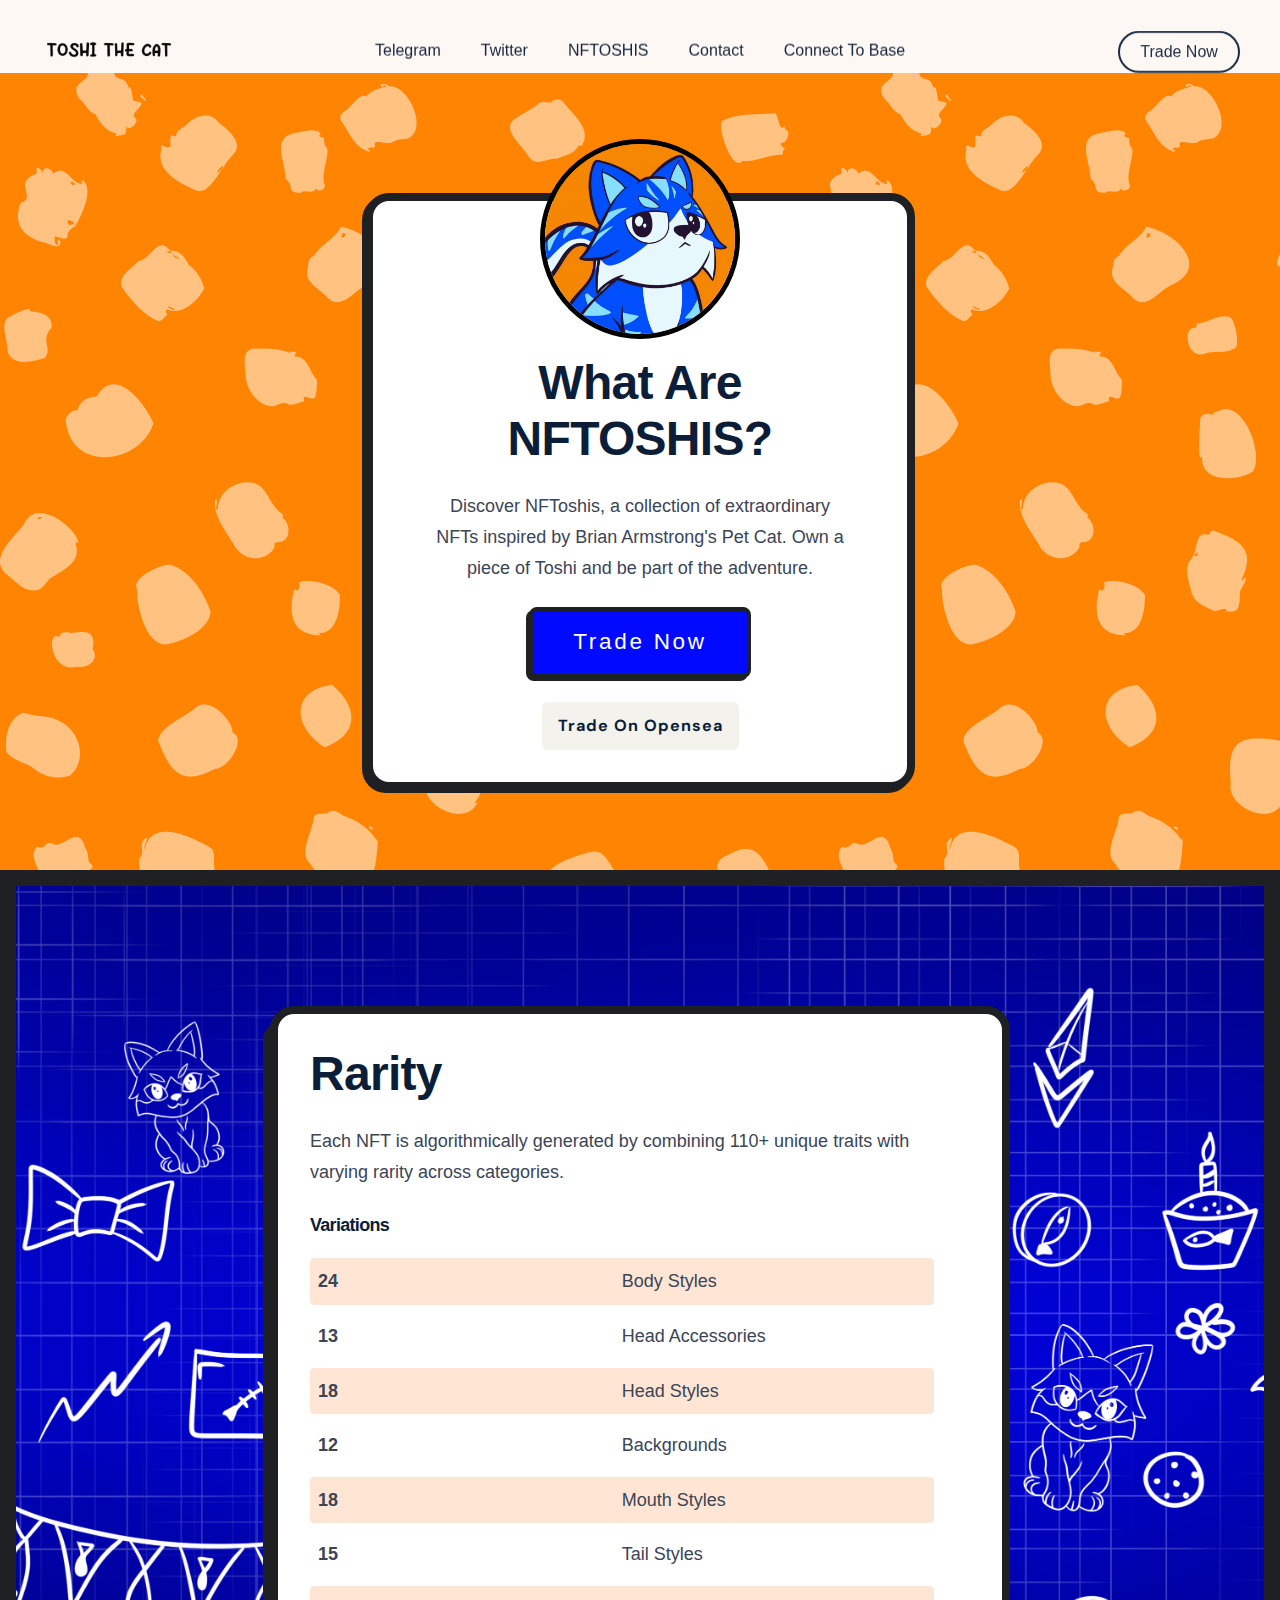
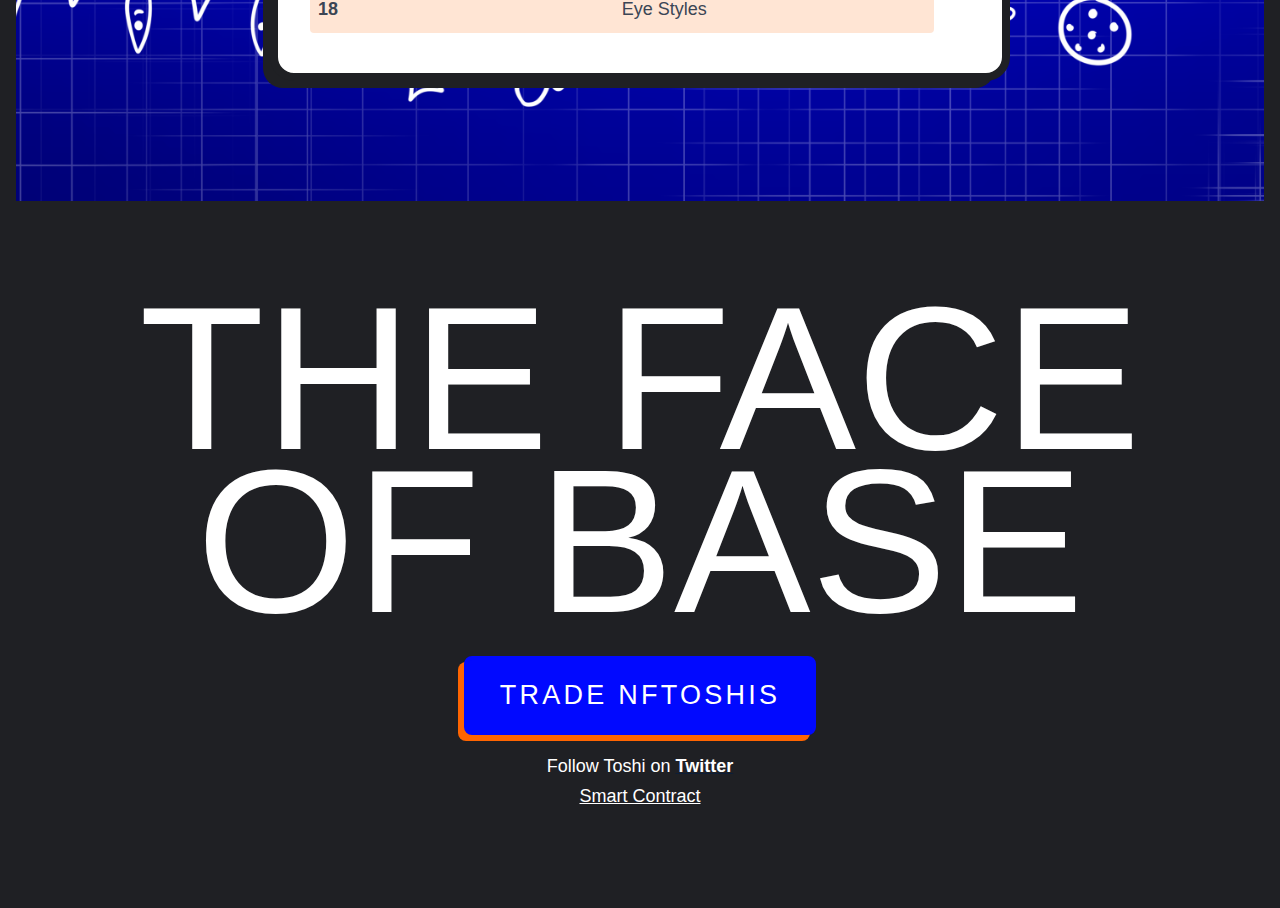
<file: nftoshis.html>
<!DOCTYPE html><!-- This site was created in Webflow. https://www.webflow.com --><!-- Last Published: Thu Sep 28 2023 00:16:23 GMT+0000 (Coordinated Universal Time) --><html data-wf-domain="www.toshithecat.com" data-wf-page="64f0ce4a755db5cc25de98c7" data-wf-site="64cbeb4e2977e5505e32289c">
<!-- Mirrored from www.toshithecat.com/nftoshis by HTTrack Website Copier/3.x [XR&CO'2014], Thu, 28 Sep 2023 04:29:04 GMT -->
<head><meta charset="utf-8"/><title>NFTOSHIS</title><meta content="NFTOSHIS" property="og:title"/><meta content="NFTOSHIS" property="twitter:title"/><meta content="width=device-width, initial-scale=1" name="viewport"/><meta content="Webflow" name="generator"/><link href="../assets.website-files.com/64cbeb4e2977e5505e32289c/css/toshi-ed756f.webflow.373ad160d.css" rel="stylesheet" type="text/css"/><link href="https://fonts.googleapis.com/" rel="preconnect"/><link href="https://fonts.gstatic.com/" rel="preconnect" crossorigin="anonymous"/><script src="../ajax.googleapis.com/ajax/libs/webfont/1.6.26/webfont.js" type="text/javascript"></script><script type="text/javascript">WebFont.load({  google: {    families: ["DM Sans:regular,italic,500,500italic,700,700italic"]  }});</script><script type="text/javascript">!function(o,c){var n=c.documentElement,t=" w-mod-";n.className+=t+"js",("ontouchstart"in o||o.DocumentTouch&&c instanceof DocumentTouch)&&(n.className+=t+"touch")}(window,document);</script><link href="../assets.website-files.com/64cbeb4e2977e5505e32289c/64cc14c32c8239611b6ee2d2_favicon-32x32.png" rel="shortcut icon" type="image/x-icon"/><link href="../assets.website-files.com/64cbeb4e2977e5505e32289c/64cc14a89ebc250778e09b3e_256.png" rel="apple-touch-icon"/><link href="nftoshis.html" rel="canonical"/></head><body><div class="section-navbar"><div data-collapse="medium" data-animation="default" data-duration="400" data-w-id="083b3595-12c0-3eb5-8a08-5d830155c0c6" data-easing="ease" data-easing2="ease" role="banner" class="navbar w-nav"><div class="w-layout-grid grid-navbar"><div data-w-id="083b3595-12c0-3eb5-8a08-5d830155c0c8" class="nav"><a href="index.html" class="brand w-nav-brand"><img src="../assets.website-files.com/64cbeb4e2977e5505e32289c/64cbf7e0671e5c24959ab8c5_TOSHI%20THE%20CAT.png" loading="lazy" alt="" class="logo"/></a></div><div data-w-id="083b3595-12c0-3eb5-8a08-5d830155c0cb" class="nav"><nav role="navigation" class="nav-menu w-nav-menu"><a href="https://t.me/toshibase" target="_blank" class="nav-link w-nav-link">Telegram<br/></a><a href="https://twitter.com/Toshi_base" target="_blank" class="nav-link w-nav-link">Twitter<br/></a><a href="nftoshis.html" aria-current="page" class="nav-link w-nav-link w--current">NFTOSHIS<br/></a><a href="contact.html" class="nav-link w-nav-link">Contact<br/></a><a href="https://chainlist.org/chain/8453" target="_blank" class="_123 w-nav-link">Connect To Base<br/></a><div class="menu-hidden-learn"><div class="relative-menu"><div class="learn-nav-wrapper"><div class="learn-nav-wrapper-top text-small"><a href="#">Trade Now↗</a><a href="#">What Is Defi?</a><a href="#">Etherscan</a><a href="#">What Is Uniswap?</a></div><a href="https://app.uniswap.org/#/swap?outputCurrency=0x759fce0f44686a8d5f7bdb672df8e1fb2a537fdc&amp;chain=ethereum" target="_blank" class="nav-link-block-bottom relative w-inline-block"><div class="flex-vertical"><div class="button-secondary margin-bottom-1vw">Get Planet-X →</div><p class="text-small dark-gray-text">Four simple steps to get and start earning rewards</p></div><img src="../assets.website-files.com/64cbeb4e2977e5505e32289c/64cc0bfc858dd06a0cf5fb34_Untitled%20design%20-%202023-08-01T193406.881.png" loading="lazy" alt="" class="get-atom-icon"/></a></div><div class="nav-bubble"></div></div></div></nav></div><div data-w-id="083b3595-12c0-3eb5-8a08-5d830155c0dc" class="nav right"><div class="extra-nav-menu"><a href="https://www.sushi.com/swap?fromChainId=8453&amp;fromCurrency=NATIVE&amp;toChainId=8453&amp;toCurrency=0x8544FE9D190fD7EC52860abBf45088E81Ee24a8c" target="_blank" class="nav-button w-button">Trade Now</a></div><div class="menu-button w-nav-button"><div class="menu-icon w-icon-nav-menu"></div></div></div></div><div class="navbar-bg"></div></div></div><section id="mint" class="mint-section"><div class="minting-container w-container"><img src="../assets.website-files.com/64cbeb4e2977e5505e32289c/64f0e48abba0225b949814ec_Untitled%20design.gif" loading="lazy" width="240" alt="" class="mint-card-image"/><h2 class="heading-4">What Are<br/>NFTOSHIS?<br/></h2><p class="paragraph-3">Discover NFToshis, a collection of extraordinary NFTs inspired by Brian Armstrong&#x27;s Pet Cat. Own a piece of Toshi and be part of the adventure.</p><a href="https://opensea.io/collection/nftoshis-official" target="_blank" class="primary-button w-button">Trade Now</a><div class="price-2"><strong>Trade On Opensea<br/></strong></div></div></section><div class="intermission"></div><div id="rarity" class="rarity-section"><div class="rarity-chart"><h2 id="w-node-_8f40f707-0430-6430-f4a2-b3edc0ae1492-25de98c7" class="heading-3">Rarity</h2><p id="w-node-_8f40f707-0430-6430-f4a2-b3edc0ae1494-25de98c7" class="paragraph-4">Each NFT is algorithmically generated by combining 110+ unique traits with varying rarity across categories.</p><div class="div-block-67"><h3 class="rarity-heading">Variations</h3><div class="rarity-row blue"><div class="rarity-number">24</div><div>Body Styles</div></div><div class="rarity-row"><div class="rarity-number">13</div><div>Head Accessories</div></div><div class="rarity-row blue"><div class="rarity-number">18</div><div>Head Styles</div></div><div class="rarity-row"><div class="rarity-number">12</div><div>Backgrounds</div></div><div class="rarity-row blue"><div class="rarity-number">18</div><div>Mouth Styles</div></div><div class="rarity-row"><div class="rarity-number">15</div><div>Tail Styles</div></div><div class="rarity-row blue"><div class="rarity-number">18</div><div>Eye Styles</div></div></div></div></div><div class="footer-section"><div class="domo-text">THE FACE<br/></div><div class="domo-text purple">OF BASE<br/></div><a href="https://opensea.io/collection/nftoshis-official" id="mint-button" target="_blank" class="primary-button footer w-button">TRADE NFTOSHIS</a><div class="follow-test">Follow Toshi on <a href="https://twitter.com/toshi_base" target="_blank"><strong class="bold-white-link">Twitter</strong></a><a href="#"><strong class="bold-white-link"><br/> </strong></a><a href="https://basescan.org/address/0xbdb1a8772409a0c5eeb347060cbf4b41dd7b2c62" target="_blank" class="bold-white-link">Smart Contract</a></div></div><script src="../d3e54v103j8qbb.cloudfront.net/js/jquery-3.5.1.min.dc5e7f18c82b61.js?site=64cbeb4e2977e5505e32289c" type="text/javascript" integrity="sha256-9/aliU8dGd2tb6OSsuzixeV4y/faTqgFtohetphbbj0=" crossorigin="anonymous"></script><script src="../assets.website-files.com/64cbeb4e2977e5505e32289c/js/webflow.35b23a8ea.js" type="text/javascript"></script></body>
<!-- Mirrored from www.toshithecat.com/nftoshis by HTTrack Website Copier/3.x [XR&CO'2014], Thu, 28 Sep 2023 04:29:04 GMT -->
</html>
</file>
<file: assets.website-files.com/64cbeb4e2977e5505e32289c/css/toshi-ed756f.webflow.373ad160d.css>
html {
  -ms-text-size-adjust: 100%;
  -webkit-text-size-adjust: 100%;
  font-family: sans-serif;
}

body {
  margin: 0;
}

article, aside, details, figcaption, figure, footer, header, hgroup, main, menu, nav, section, summary {
  display: block;
}

audio, canvas, progress, video {
  vertical-align: baseline;
  display: inline-block;
}

audio:not([controls]) {
  height: 0;
  display: none;
}

[hidden], template {
  display: none;
}

a {
  background-color: rgba(0, 0, 0, 0);
}

a:active, a:hover {
  outline: 0;
}

abbr[title] {
  border-bottom: 1px dotted;
}

b, strong {
  font-weight: bold;
}

dfn {
  font-style: italic;
}

h1 {
  margin: .67em 0;
  font-size: 2em;
}

mark {
  color: #000;
  background: #ff0;
}

small {
  font-size: 80%;
}

sub, sup {
  vertical-align: baseline;
  font-size: 75%;
  line-height: 0;
  position: relative;
}

sup {
  top: -.5em;
}

sub {
  bottom: -.25em;
}

img {
  border: 0;
}

svg:not(:root) {
  overflow: hidden;
}

figure {
  margin: 1em 40px;
}

hr {
  box-sizing: content-box;
  height: 0;
}

pre {
  overflow: auto;
}

code, kbd, pre, samp {
  font-family: monospace;
  font-size: 1em;
}

button, input, optgroup, select, textarea {
  color: inherit;
  font: inherit;
  margin: 0;
}

button {
  overflow: visible;
}

button, select {
  text-transform: none;
}

button, html input[type="button"], input[type="reset"] {
  -webkit-appearance: button;
  cursor: pointer;
}

button[disabled], html input[disabled] {
  cursor: default;
}

button::-moz-focus-inner, input::-moz-focus-inner {
  border: 0;
  padding: 0;
}

input {
  line-height: normal;
}

input[type="checkbox"], input[type="radio"] {
  box-sizing: border-box;
  padding: 0;
}

input[type="number"]::-webkit-inner-spin-button, input[type="number"]::-webkit-outer-spin-button {
  height: auto;
}

input[type="search"] {
  -webkit-appearance: none;
}

input[type="search"]::-webkit-search-cancel-button, input[type="search"]::-webkit-search-decoration {
  -webkit-appearance: none;
}

fieldset {
  border: 1px solid silver;
  margin: 0 2px;
  padding: .35em .625em .75em;
}

legend {
  border: 0;
  padding: 0;
}

textarea {
  overflow: auto;
}

optgroup {
  font-weight: bold;
}

table {
  border-collapse: collapse;
  border-spacing: 0;
}

td, th {
  padding: 0;
}

@font-face {
  font-family: webflow-icons;
  src: url("[data-uri]") format("truetype");
  font-weight: normal;
  font-style: normal;
}

[class^="w-icon-"], [class*=" w-icon-"] {
  speak: none;
  font-variant: normal;
  text-transform: none;
  -webkit-font-smoothing: antialiased;
  -moz-osx-font-smoothing: grayscale;
  font-style: normal;
  font-weight: normal;
  line-height: 1;
  font-family: webflow-icons !important;
}

.w-icon-slider-right:before {
  content: "";
}

.w-icon-slider-left:before {
  content: "";
}

.w-icon-nav-menu:before {
  content: "";
}

.w-icon-arrow-down:before, .w-icon-dropdown-toggle:before {
  content: "";
}

.w-icon-file-upload-remove:before {
  content: "";
}

.w-icon-file-upload-icon:before {
  content: "";
}

* {
  box-sizing: border-box;
}

html {
  height: 100%;
}

body {
  min-height: 100%;
  color: #333;
  background-color: #fff;
  margin: 0;
  font-family: Arial, sans-serif;
  font-size: 14px;
  line-height: 20px;
}

img {
  max-width: 100%;
  vertical-align: middle;
  display: inline-block;
}

html.w-mod-touch * {
  background-attachment: scroll !important;
}

.w-block {
  display: block;
}

.w-inline-block {
  max-width: 100%;
  display: inline-block;
}

.w-clearfix:before, .w-clearfix:after {
  content: " ";
  grid-area: 1 / 1 / 2 / 2;
  display: table;
}

.w-clearfix:after {
  clear: both;
}

.w-hidden {
  display: none;
}

.w-button {
  color: #fff;
  line-height: inherit;
  cursor: pointer;
  background-color: #3898ec;
  border: 0;
  border-radius: 0;
  padding: 9px 15px;
  text-decoration: none;
  display: inline-block;
}

input.w-button {
  -webkit-appearance: button;
}

html[data-w-dynpage] [data-w-cloak] {
  color: rgba(0, 0, 0, 0) !important;
}

.w-webflow-badge, .w-webflow-badge * {
  z-index: auto;
  visibility: visible;
  box-sizing: border-box;
  width: auto;
  height: auto;
  max-height: none;
  max-width: none;
  min-height: 0;
  min-width: 0;
  float: none;
  clear: none;
  box-shadow: none;
  opacity: 1;
  direction: ltr;
  font-family: inherit;
  font-weight: inherit;
  color: inherit;
  font-size: inherit;
  line-height: inherit;
  font-style: inherit;
  font-variant: inherit;
  text-align: inherit;
  letter-spacing: inherit;
  -webkit-text-decoration: inherit;
  text-decoration: inherit;
  text-indent: 0;
  text-transform: inherit;
  text-shadow: none;
  font-smoothing: auto;
  vertical-align: baseline;
  cursor: inherit;
  white-space: inherit;
  word-break: normal;
  word-spacing: normal;
  word-wrap: normal;
  background: none;
  border: 0 rgba(0, 0, 0, 0);
  border-radius: 0;
  margin: 0;
  padding: 0;
  list-style-type: disc;
  transition: none;
  display: block;
  position: static;
  top: auto;
  bottom: auto;
  left: auto;
  right: auto;
  overflow: visible;
  transform: none;
}

.w-webflow-badge {
  white-space: nowrap;
  cursor: pointer;
  box-shadow: 0 0 0 1px rgba(0, 0, 0, .1), 0 1px 3px rgba(0, 0, 0, .1);
  visibility: visible !important;
  z-index: 2147483647 !important;
  color: #aaadb0 !important;
  opacity: 1 !important;
  width: auto !important;
  height: auto !important;
  background-color: #fff !important;
  border-radius: 3px !important;
  margin: 0 !important;
  padding: 6px 8px 6px 6px !important;
  font-size: 12px !important;
  line-height: 14px !important;
  text-decoration: none !important;
  display: inline-block !important;
  position: fixed !important;
  top: auto !important;
  bottom: 12px !important;
  left: auto !important;
  right: 12px !important;
  overflow: visible !important;
  transform: none !important;
}

.w-webflow-badge > img {
  visibility: visible !important;
  opacity: 1 !important;
  vertical-align: middle !important;
  display: inline-block !important;
}

h1, h2, h3, h4, h5, h6 {
  margin-bottom: 10px;
  font-weight: bold;
}

h1 {
  margin-top: 20px;
  font-size: 38px;
  line-height: 44px;
}

h2 {
  margin-top: 20px;
  font-size: 32px;
  line-height: 36px;
}

h3 {
  margin-top: 20px;
  font-size: 24px;
  line-height: 30px;
}

h4 {
  margin-top: 10px;
  font-size: 18px;
  line-height: 24px;
}

h5 {
  margin-top: 10px;
  font-size: 14px;
  line-height: 20px;
}

h6 {
  margin-top: 10px;
  font-size: 12px;
  line-height: 18px;
}

p {
  margin-top: 0;
  margin-bottom: 10px;
}

blockquote {
  border-left: 5px solid #e2e2e2;
  margin: 0 0 10px;
  padding: 10px 20px;
  font-size: 18px;
  line-height: 22px;
}

figure {
  margin: 0 0 10px;
}

figcaption {
  text-align: center;
  margin-top: 5px;
}

ul, ol {
  margin-top: 0;
  margin-bottom: 10px;
  padding-left: 40px;
}

.w-list-unstyled {
  padding-left: 0;
  list-style: none;
}

.w-embed:before, .w-embed:after {
  content: " ";
  grid-area: 1 / 1 / 2 / 2;
  display: table;
}

.w-embed:after {
  clear: both;
}

.w-video {
  width: 100%;
  padding: 0;
  position: relative;
}

.w-video iframe, .w-video object, .w-video embed {
  width: 100%;
  height: 100%;
  border: none;
  position: absolute;
  top: 0;
  left: 0;
}

fieldset {
  border: 0;
  margin: 0;
  padding: 0;
}

button, [type="button"], [type="reset"] {
  cursor: pointer;
  -webkit-appearance: button;
  border: 0;
}

.w-form {
  margin: 0 0 15px;
}

.w-form-done {
  text-align: center;
  background-color: #ddd;
  padding: 20px;
  display: none;
}

.w-form-fail {
  background-color: #ffdede;
  margin-top: 10px;
  padding: 10px;
  display: none;
}

label {
  margin-bottom: 5px;
  font-weight: bold;
  display: block;
}

.w-input, .w-select {
  width: 100%;
  height: 38px;
  color: #333;
  vertical-align: middle;
  background-color: #fff;
  border: 1px solid #ccc;
  margin-bottom: 10px;
  padding: 8px 12px;
  font-size: 14px;
  line-height: 1.42857;
  display: block;
}

.w-input:-moz-placeholder, .w-select:-moz-placeholder {
  color: #999;
}

.w-input::-moz-placeholder, .w-select::-moz-placeholder {
  color: #999;
  opacity: 1;
}

.w-input::-webkit-input-placeholder, .w-select::-webkit-input-placeholder {
  color: #999;
}

.w-input:focus, .w-select:focus {
  border-color: #3898ec;
  outline: 0;
}

.w-input[disabled], .w-select[disabled], .w-input[readonly], .w-select[readonly], fieldset[disabled] .w-input, fieldset[disabled] .w-select {
  cursor: not-allowed;
}

.w-input[disabled]:not(.w-input-disabled), .w-select[disabled]:not(.w-input-disabled), .w-input[readonly], .w-select[readonly], fieldset[disabled]:not(.w-input-disabled) .w-input, fieldset[disabled]:not(.w-input-disabled) .w-select {
  background-color: #eee;
}

textarea.w-input, textarea.w-select {
  height: auto;
}

.w-select {
  background-color: #f3f3f3;
}

.w-select[multiple] {
  height: auto;
}

.w-form-label {
  cursor: pointer;
  margin-bottom: 0;
  font-weight: normal;
  display: inline-block;
}

.w-radio {
  margin-bottom: 5px;
  padding-left: 20px;
  display: block;
}

.w-radio:before, .w-radio:after {
  content: " ";
  grid-area: 1 / 1 / 2 / 2;
  display: table;
}

.w-radio:after {
  clear: both;
}

.w-radio-input {
  float: left;
  margin: 3px 0 0 -20px;
  line-height: normal;
}

.w-file-upload {
  margin-bottom: 10px;
  display: block;
}

.w-file-upload-input {
  width: .1px;
  height: .1px;
  opacity: 0;
  z-index: -100;
  position: absolute;
  overflow: hidden;
}

.w-file-upload-default, .w-file-upload-uploading, .w-file-upload-success {
  color: #333;
  display: inline-block;
}

.w-file-upload-error {
  margin-top: 10px;
  display: block;
}

.w-file-upload-default.w-hidden, .w-file-upload-uploading.w-hidden, .w-file-upload-error.w-hidden, .w-file-upload-success.w-hidden {
  display: none;
}

.w-file-upload-uploading-btn {
  cursor: pointer;
  background-color: #fafafa;
  border: 1px solid #ccc;
  margin: 0;
  padding: 8px 12px;
  font-size: 14px;
  font-weight: normal;
  display: flex;
}

.w-file-upload-file {
  background-color: #fafafa;
  border: 1px solid #ccc;
  flex-grow: 1;
  justify-content: space-between;
  margin: 0;
  padding: 8px 9px 8px 11px;
  display: flex;
}

.w-file-upload-file-name {
  font-size: 14px;
  font-weight: normal;
  display: block;
}

.w-file-remove-link {
  width: auto;
  height: auto;
  cursor: pointer;
  margin-top: 3px;
  margin-left: 10px;
  padding: 3px;
  display: block;
}

.w-icon-file-upload-remove {
  margin: auto;
  font-size: 10px;
}

.w-file-upload-error-msg {
  color: #ea384c;
  padding: 2px 0;
  display: inline-block;
}

.w-file-upload-info {
  padding: 0 12px;
  line-height: 38px;
  display: inline-block;
}

.w-file-upload-label {
  cursor: pointer;
  background-color: #fafafa;
  border: 1px solid #ccc;
  margin: 0;
  padding: 8px 12px;
  font-size: 14px;
  font-weight: normal;
  display: inline-block;
}

.w-icon-file-upload-icon, .w-icon-file-upload-uploading {
  width: 20px;
  margin-right: 8px;
  display: inline-block;
}

.w-icon-file-upload-uploading {
  height: 20px;
}

.w-container {
  max-width: 940px;
  margin-left: auto;
  margin-right: auto;
}

.w-container:before, .w-container:after {
  content: " ";
  grid-area: 1 / 1 / 2 / 2;
  display: table;
}

.w-container:after {
  clear: both;
}

.w-container .w-row {
  margin-left: -10px;
  margin-right: -10px;
}

.w-row:before, .w-row:after {
  content: " ";
  grid-area: 1 / 1 / 2 / 2;
  display: table;
}

.w-row:after {
  clear: both;
}

.w-row .w-row {
  margin-left: 0;
  margin-right: 0;
}

.w-col {
  float: left;
  width: 100%;
  min-height: 1px;
  padding-left: 10px;
  padding-right: 10px;
  position: relative;
}

.w-col .w-col {
  padding-left: 0;
  padding-right: 0;
}

.w-col-1 {
  width: 8.33333%;
}

.w-col-2 {
  width: 16.6667%;
}

.w-col-3 {
  width: 25%;
}

.w-col-4 {
  width: 33.3333%;
}

.w-col-5 {
  width: 41.6667%;
}

.w-col-6 {
  width: 50%;
}

.w-col-7 {
  width: 58.3333%;
}

.w-col-8 {
  width: 66.6667%;
}

.w-col-9 {
  width: 75%;
}

.w-col-10 {
  width: 83.3333%;
}

.w-col-11 {
  width: 91.6667%;
}

.w-col-12 {
  width: 100%;
}

.w-hidden-main {
  display: none !important;
}

@media screen and (max-width: 991px) {
  .w-container {
    max-width: 728px;
  }

  .w-hidden-main {
    display: inherit !important;
  }

  .w-hidden-medium {
    display: none !important;
  }

  .w-col-medium-1 {
    width: 8.33333%;
  }

  .w-col-medium-2 {
    width: 16.6667%;
  }

  .w-col-medium-3 {
    width: 25%;
  }

  .w-col-medium-4 {
    width: 33.3333%;
  }

  .w-col-medium-5 {
    width: 41.6667%;
  }

  .w-col-medium-6 {
    width: 50%;
  }

  .w-col-medium-7 {
    width: 58.3333%;
  }

  .w-col-medium-8 {
    width: 66.6667%;
  }

  .w-col-medium-9 {
    width: 75%;
  }

  .w-col-medium-10 {
    width: 83.3333%;
  }

  .w-col-medium-11 {
    width: 91.6667%;
  }

  .w-col-medium-12 {
    width: 100%;
  }

  .w-col-stack {
    width: 100%;
    left: auto;
    right: auto;
  }
}

@media screen and (max-width: 767px) {
  .w-hidden-main, .w-hidden-medium {
    display: inherit !important;
  }

  .w-hidden-small {
    display: none !important;
  }

  .w-row, .w-container .w-row {
    margin-left: 0;
    margin-right: 0;
  }

  .w-col {
    width: 100%;
    left: auto;
    right: auto;
  }

  .w-col-small-1 {
    width: 8.33333%;
  }

  .w-col-small-2 {
    width: 16.6667%;
  }

  .w-col-small-3 {
    width: 25%;
  }

  .w-col-small-4 {
    width: 33.3333%;
  }

  .w-col-small-5 {
    width: 41.6667%;
  }

  .w-col-small-6 {
    width: 50%;
  }

  .w-col-small-7 {
    width: 58.3333%;
  }

  .w-col-small-8 {
    width: 66.6667%;
  }

  .w-col-small-9 {
    width: 75%;
  }

  .w-col-small-10 {
    width: 83.3333%;
  }

  .w-col-small-11 {
    width: 91.6667%;
  }

  .w-col-small-12 {
    width: 100%;
  }
}

@media screen and (max-width: 479px) {
  .w-container {
    max-width: none;
  }

  .w-hidden-main, .w-hidden-medium, .w-hidden-small {
    display: inherit !important;
  }

  .w-hidden-tiny {
    display: none !important;
  }

  .w-col {
    width: 100%;
  }

  .w-col-tiny-1 {
    width: 8.33333%;
  }

  .w-col-tiny-2 {
    width: 16.6667%;
  }

  .w-col-tiny-3 {
    width: 25%;
  }

  .w-col-tiny-4 {
    width: 33.3333%;
  }

  .w-col-tiny-5 {
    width: 41.6667%;
  }

  .w-col-tiny-6 {
    width: 50%;
  }

  .w-col-tiny-7 {
    width: 58.3333%;
  }

  .w-col-tiny-8 {
    width: 66.6667%;
  }

  .w-col-tiny-9 {
    width: 75%;
  }

  .w-col-tiny-10 {
    width: 83.3333%;
  }

  .w-col-tiny-11 {
    width: 91.6667%;
  }

  .w-col-tiny-12 {
    width: 100%;
  }
}

.w-widget {
  position: relative;
}

.w-widget-map {
  width: 100%;
  height: 400px;
}

.w-widget-map label {
  width: auto;
  display: inline;
}

.w-widget-map img {
  max-width: inherit;
}

.w-widget-map .gm-style-iw {
  text-align: center;
}

.w-widget-map .gm-style-iw > button {
  display: none !important;
}

.w-widget-twitter {
  overflow: hidden;
}

.w-widget-twitter-count-shim {
  vertical-align: top;
  width: 28px;
  height: 20px;
  text-align: center;
  background: #fff;
  border: 1px solid #758696;
  border-radius: 3px;
  display: inline-block;
  position: relative;
}

.w-widget-twitter-count-shim * {
  pointer-events: none;
  -webkit-user-select: none;
  -ms-user-select: none;
  user-select: none;
}

.w-widget-twitter-count-shim .w-widget-twitter-count-inner {
  text-align: center;
  color: #999;
  font-family: serif;
  font-size: 15px;
  line-height: 12px;
  position: relative;
}

.w-widget-twitter-count-shim .w-widget-twitter-count-clear {
  display: block;
  position: relative;
}

.w-widget-twitter-count-shim.w--large {
  width: 36px;
  height: 28px;
}

.w-widget-twitter-count-shim.w--large .w-widget-twitter-count-inner {
  font-size: 18px;
  line-height: 18px;
}

.w-widget-twitter-count-shim:not(.w--vertical) {
  margin-left: 5px;
  margin-right: 8px;
}

.w-widget-twitter-count-shim:not(.w--vertical).w--large {
  margin-left: 6px;
}

.w-widget-twitter-count-shim:not(.w--vertical):before, .w-widget-twitter-count-shim:not(.w--vertical):after {
  content: " ";
  height: 0;
  width: 0;
  pointer-events: none;
  border: solid rgba(0, 0, 0, 0);
  position: absolute;
  top: 50%;
  left: 0;
}

.w-widget-twitter-count-shim:not(.w--vertical):before {
  border-width: 4px;
  border-color: rgba(117, 134, 150, 0) #5d6c7b rgba(117, 134, 150, 0) rgba(117, 134, 150, 0);
  margin-top: -4px;
  margin-left: -9px;
}

.w-widget-twitter-count-shim:not(.w--vertical).w--large:before {
  border-width: 5px;
  margin-top: -5px;
  margin-left: -10px;
}

.w-widget-twitter-count-shim:not(.w--vertical):after {
  border-width: 4px;
  border-color: rgba(255, 255, 255, 0) #fff rgba(255, 255, 255, 0) rgba(255, 255, 255, 0);
  margin-top: -4px;
  margin-left: -8px;
}

.w-widget-twitter-count-shim:not(.w--vertical).w--large:after {
  border-width: 5px;
  margin-top: -5px;
  margin-left: -9px;
}

.w-widget-twitter-count-shim.w--vertical {
  width: 61px;
  height: 33px;
  margin-bottom: 8px;
}

.w-widget-twitter-count-shim.w--vertical:before, .w-widget-twitter-count-shim.w--vertical:after {
  content: " ";
  height: 0;
  width: 0;
  pointer-events: none;
  border: solid rgba(0, 0, 0, 0);
  position: absolute;
  top: 100%;
  left: 50%;
}

.w-widget-twitter-count-shim.w--vertical:before {
  border-width: 5px;
  border-color: #5d6c7b rgba(117, 134, 150, 0) rgba(117, 134, 150, 0);
  margin-left: -5px;
}

.w-widget-twitter-count-shim.w--vertical:after {
  border-width: 4px;
  border-color: #fff rgba(255, 255, 255, 0) rgba(255, 255, 255, 0);
  margin-left: -4px;
}

.w-widget-twitter-count-shim.w--vertical .w-widget-twitter-count-inner {
  font-size: 18px;
  line-height: 22px;
}

.w-widget-twitter-count-shim.w--vertical.w--large {
  width: 76px;
}

.w-background-video {
  height: 500px;
  color: #fff;
  position: relative;
  overflow: hidden;
}

.w-background-video > video {
  width: 100%;
  height: 100%;
  object-fit: cover;
  z-index: -100;
  background-position: 50%;
  background-size: cover;
  margin: auto;
  position: absolute;
  top: -100%;
  bottom: -100%;
  left: -100%;
  right: -100%;
}

.w-background-video > video::-webkit-media-controls-start-playback-button {
  -webkit-appearance: none;
  display: none !important;
}

.w-background-video--control {
  background-color: rgba(0, 0, 0, 0);
  padding: 0;
  position: absolute;
  bottom: 1em;
  right: 1em;
}

.w-background-video--control > [hidden] {
  display: none !important;
}

.w-slider {
  height: 300px;
  text-align: center;
  clear: both;
  -webkit-tap-highlight-color: rgba(0, 0, 0, 0);
  tap-highlight-color: rgba(0, 0, 0, 0);
  background: #ddd;
  position: relative;
}

.w-slider-mask {
  z-index: 1;
  height: 100%;
  white-space: nowrap;
  display: block;
  position: relative;
  left: 0;
  right: 0;
  overflow: hidden;
}

.w-slide {
  vertical-align: top;
  width: 100%;
  height: 100%;
  white-space: normal;
  text-align: left;
  display: inline-block;
  position: relative;
}

.w-slider-nav {
  z-index: 2;
  height: 40px;
  text-align: center;
  -webkit-tap-highlight-color: rgba(0, 0, 0, 0);
  tap-highlight-color: rgba(0, 0, 0, 0);
  margin: auto;
  padding-top: 10px;
  position: absolute;
  top: auto;
  bottom: 0;
  left: 0;
  right: 0;
}

.w-slider-nav.w-round > div {
  border-radius: 100%;
}

.w-slider-nav.w-num > div {
  width: auto;
  height: auto;
  font-size: inherit;
  line-height: inherit;
  padding: .2em .5em;
}

.w-slider-nav.w-shadow > div {
  box-shadow: 0 0 3px rgba(51, 51, 51, .4);
}

.w-slider-nav-invert {
  color: #fff;
}

.w-slider-nav-invert > div {
  background-color: rgba(34, 34, 34, .4);
}

.w-slider-nav-invert > div.w-active {
  background-color: #222;
}

.w-slider-dot {
  width: 1em;
  height: 1em;
  cursor: pointer;
  background-color: rgba(255, 255, 255, .4);
  margin: 0 3px .5em;
  transition: background-color .1s, color .1s;
  display: inline-block;
  position: relative;
}

.w-slider-dot.w-active {
  background-color: #fff;
}

.w-slider-dot:focus {
  outline: none;
  box-shadow: 0 0 0 2px #fff;
}

.w-slider-dot:focus.w-active {
  box-shadow: none;
}

.w-slider-arrow-left, .w-slider-arrow-right {
  width: 80px;
  cursor: pointer;
  color: #fff;
  -webkit-tap-highlight-color: rgba(0, 0, 0, 0);
  tap-highlight-color: rgba(0, 0, 0, 0);
  -webkit-user-select: none;
  -ms-user-select: none;
  user-select: none;
  margin: auto;
  font-size: 40px;
  position: absolute;
  top: 0;
  bottom: 0;
  left: 0;
  right: 0;
  overflow: hidden;
}

.w-slider-arrow-left [class^="w-icon-"], .w-slider-arrow-right [class^="w-icon-"], .w-slider-arrow-left [class*=" w-icon-"], .w-slider-arrow-right [class*=" w-icon-"] {
  position: absolute;
}

.w-slider-arrow-left:focus, .w-slider-arrow-right:focus {
  outline: 0;
}

.w-slider-arrow-left {
  z-index: 3;
  right: auto;
}

.w-slider-arrow-right {
  z-index: 4;
  left: auto;
}

.w-icon-slider-left, .w-icon-slider-right {
  width: 1em;
  height: 1em;
  margin: auto;
  top: 0;
  bottom: 0;
  left: 0;
  right: 0;
}

.w-slider-aria-label {
  clip: rect(0 0 0 0);
  height: 1px;
  width: 1px;
  border: 0;
  margin: -1px;
  padding: 0;
  position: absolute;
  overflow: hidden;
}

.w-slider-force-show {
  display: block !important;
}

.w-dropdown {
  text-align: left;
  z-index: 900;
  margin-left: auto;
  margin-right: auto;
  display: inline-block;
  position: relative;
}

.w-dropdown-btn, .w-dropdown-toggle, .w-dropdown-link {
  vertical-align: top;
  color: #222;
  text-align: left;
  white-space: nowrap;
  margin-left: auto;
  margin-right: auto;
  padding: 20px;
  text-decoration: none;
  position: relative;
}

.w-dropdown-toggle {
  -webkit-user-select: none;
  -ms-user-select: none;
  user-select: none;
  cursor: pointer;
  padding-right: 40px;
  display: inline-block;
}

.w-dropdown-toggle:focus {
  outline: 0;
}

.w-icon-dropdown-toggle {
  width: 1em;
  height: 1em;
  margin: auto 20px auto auto;
  position: absolute;
  top: 0;
  bottom: 0;
  right: 0;
}

.w-dropdown-list {
  min-width: 100%;
  background: #ddd;
  display: none;
  position: absolute;
}

.w-dropdown-list.w--open {
  display: block;
}

.w-dropdown-link {
  color: #222;
  padding: 10px 20px;
  display: block;
}

.w-dropdown-link.w--current {
  color: #0082f3;
}

.w-dropdown-link:focus {
  outline: 0;
}

@media screen and (max-width: 767px) {
  .w-nav-brand {
    padding-left: 10px;
  }
}

.w-lightbox-backdrop {
  cursor: auto;
  letter-spacing: normal;
  text-indent: 0;
  text-shadow: none;
  text-transform: none;
  visibility: visible;
  white-space: normal;
  word-break: normal;
  word-spacing: normal;
  word-wrap: normal;
  color: #fff;
  text-align: center;
  z-index: 2000;
  opacity: 0;
  -webkit-user-select: none;
  -moz-user-select: none;
  -webkit-tap-highlight-color: transparent;
  background: rgba(0, 0, 0, .9);
  outline: 0;
  font-family: Helvetica Neue, Helvetica, Ubuntu, Segoe UI, Verdana, sans-serif;
  font-size: 17px;
  font-style: normal;
  font-weight: 300;
  line-height: 1.2;
  list-style: disc;
  position: fixed;
  top: 0;
  bottom: 0;
  left: 0;
  right: 0;
  -webkit-transform: translate(0);
}

.w-lightbox-backdrop, .w-lightbox-container {
  height: 100%;
  -webkit-overflow-scrolling: touch;
  overflow: auto;
}

.w-lightbox-content {
  height: 100vh;
  position: relative;
  overflow: hidden;
}

.w-lightbox-view {
  width: 100vw;
  height: 100vh;
  opacity: 0;
  position: absolute;
}

.w-lightbox-view:before {
  content: "";
  height: 100vh;
}

.w-lightbox-group, .w-lightbox-group .w-lightbox-view, .w-lightbox-group .w-lightbox-view:before {
  height: 86vh;
}

.w-lightbox-frame, .w-lightbox-view:before {
  vertical-align: middle;
  display: inline-block;
}

.w-lightbox-figure {
  margin: 0;
  position: relative;
}

.w-lightbox-group .w-lightbox-figure {
  cursor: pointer;
}

.w-lightbox-img {
  width: auto;
  height: auto;
  max-width: none;
}

.w-lightbox-image {
  float: none;
  max-width: 100vw;
  max-height: 100vh;
  display: block;
}

.w-lightbox-group .w-lightbox-image {
  max-height: 86vh;
}

.w-lightbox-caption {
  text-align: left;
  text-overflow: ellipsis;
  white-space: nowrap;
  background: rgba(0, 0, 0, .4);
  padding: .5em 1em;
  position: absolute;
  bottom: 0;
  left: 0;
  right: 0;
  overflow: hidden;
}

.w-lightbox-embed {
  width: 100%;
  height: 100%;
  position: absolute;
  top: 0;
  bottom: 0;
  left: 0;
  right: 0;
}

.w-lightbox-control {
  width: 4em;
  cursor: pointer;
  background-position: center;
  background-repeat: no-repeat;
  background-size: 24px;
  transition: all .3s;
  position: absolute;
  top: 0;
}

.w-lightbox-left {
  background-image: url("[data-uri]");
  display: none;
  bottom: 0;
  left: 0;
}

.w-lightbox-right {
  background-image: url("[data-uri]");
  display: none;
  bottom: 0;
  right: 0;
}

.w-lightbox-close {
  height: 2.6em;
  background-image: url("[data-uri]");
  background-size: 18px;
  right: 0;
}

.w-lightbox-strip {
  white-space: nowrap;
  padding: 0 1vh;
  line-height: 0;
  position: absolute;
  bottom: 0;
  left: 0;
  right: 0;
  overflow-x: auto;
  overflow-y: hidden;
}

.w-lightbox-item {
  width: 10vh;
  box-sizing: content-box;
  cursor: pointer;
  padding: 2vh 1vh;
  display: inline-block;
  -webkit-transform: translate3d(0, 0, 0);
}

.w-lightbox-active {
  opacity: .3;
}

.w-lightbox-thumbnail {
  height: 10vh;
  background: #222;
  position: relative;
  overflow: hidden;
}

.w-lightbox-thumbnail-image {
  position: absolute;
  top: 0;
  left: 0;
}

.w-lightbox-thumbnail .w-lightbox-tall {
  width: 100%;
  top: 50%;
  transform: translate(0, -50%);
}

.w-lightbox-thumbnail .w-lightbox-wide {
  height: 100%;
  left: 50%;
  transform: translate(-50%);
}

.w-lightbox-spinner {
  box-sizing: border-box;
  width: 40px;
  height: 40px;
  border: 5px solid rgba(0, 0, 0, .4);
  border-radius: 50%;
  margin-top: -20px;
  margin-left: -20px;
  animation: .8s linear infinite spin;
  position: absolute;
  top: 50%;
  left: 50%;
}

.w-lightbox-spinner:after {
  content: "";
  border: 3px solid rgba(0, 0, 0, 0);
  border-bottom-color: #fff;
  border-radius: 50%;
  position: absolute;
  top: -4px;
  bottom: -4px;
  left: -4px;
  right: -4px;
}

.w-lightbox-hide {
  display: none;
}

.w-lightbox-noscroll {
  overflow: hidden;
}

@media (min-width: 768px) {
  .w-lightbox-content {
    height: 96vh;
    margin-top: 2vh;
  }

  .w-lightbox-view, .w-lightbox-view:before {
    height: 96vh;
  }

  .w-lightbox-group, .w-lightbox-group .w-lightbox-view, .w-lightbox-group .w-lightbox-view:before {
    height: 84vh;
  }

  .w-lightbox-image {
    max-width: 96vw;
    max-height: 96vh;
  }

  .w-lightbox-group .w-lightbox-image {
    max-width: 82.3vw;
    max-height: 84vh;
  }

  .w-lightbox-left, .w-lightbox-right {
    opacity: .5;
    display: block;
  }

  .w-lightbox-close {
    opacity: .8;
  }

  .w-lightbox-control:hover {
    opacity: 1;
  }
}

.w-lightbox-inactive, .w-lightbox-inactive:hover {
  opacity: 0;
}

.w-richtext:before, .w-richtext:after {
  content: " ";
  grid-area: 1 / 1 / 2 / 2;
  display: table;
}

.w-richtext:after {
  clear: both;
}

.w-richtext[contenteditable="true"]:before, .w-richtext[contenteditable="true"]:after {
  white-space: initial;
}

.w-richtext ol, .w-richtext ul {
  overflow: hidden;
}

.w-richtext .w-richtext-figure-selected.w-richtext-figure-type-video div:after, .w-richtext .w-richtext-figure-selected[data-rt-type="video"] div:after, .w-richtext .w-richtext-figure-selected.w-richtext-figure-type-image div, .w-richtext .w-richtext-figure-selected[data-rt-type="image"] div {
  outline: 2px solid #2895f7;
}

.w-richtext figure.w-richtext-figure-type-video > div:after, .w-richtext figure[data-rt-type="video"] > div:after {
  content: "";
  display: none;
  position: absolute;
  top: 0;
  bottom: 0;
  left: 0;
  right: 0;
}

.w-richtext figure {
  max-width: 60%;
  position: relative;
}

.w-richtext figure > div:before {
  cursor: default !important;
}

.w-richtext figure img {
  width: 100%;
}

.w-richtext figure figcaption.w-richtext-figcaption-placeholder {
  opacity: .6;
}

.w-richtext figure div {
  color: rgba(0, 0, 0, 0);
  font-size: 0;
}

.w-richtext figure.w-richtext-figure-type-image, .w-richtext figure[data-rt-type="image"] {
  display: table;
}

.w-richtext figure.w-richtext-figure-type-image > div, .w-richtext figure[data-rt-type="image"] > div {
  display: inline-block;
}

.w-richtext figure.w-richtext-figure-type-image > figcaption, .w-richtext figure[data-rt-type="image"] > figcaption {
  caption-side: bottom;
  display: table-caption;
}

.w-richtext figure.w-richtext-figure-type-video, .w-richtext figure[data-rt-type="video"] {
  width: 60%;
  height: 0;
}

.w-richtext figure.w-richtext-figure-type-video iframe, .w-richtext figure[data-rt-type="video"] iframe {
  width: 100%;
  height: 100%;
  position: absolute;
  top: 0;
  left: 0;
}

.w-richtext figure.w-richtext-figure-type-video > div, .w-richtext figure[data-rt-type="video"] > div {
  width: 100%;
}

.w-richtext figure.w-richtext-align-center {
  clear: both;
  margin-left: auto;
  margin-right: auto;
}

.w-richtext figure.w-richtext-align-center.w-richtext-figure-type-image > div, .w-richtext figure.w-richtext-align-center[data-rt-type="image"] > div {
  max-width: 100%;
}

.w-richtext figure.w-richtext-align-normal {
  clear: both;
}

.w-richtext figure.w-richtext-align-fullwidth {
  width: 100%;
  max-width: 100%;
  text-align: center;
  clear: both;
  margin-left: auto;
  margin-right: auto;
  display: block;
}

.w-richtext figure.w-richtext-align-fullwidth > div {
  padding-bottom: inherit;
  display: inline-block;
}

.w-richtext figure.w-richtext-align-fullwidth > figcaption {
  display: block;
}

.w-richtext figure.w-richtext-align-floatleft {
  float: left;
  clear: none;
  margin-right: 15px;
}

.w-richtext figure.w-richtext-align-floatright {
  float: right;
  clear: none;
  margin-left: 15px;
}

.w-nav {
  z-index: 1000;
  background: #ddd;
  position: relative;
}

.w-nav:before, .w-nav:after {
  content: " ";
  grid-area: 1 / 1 / 2 / 2;
  display: table;
}

.w-nav:after {
  clear: both;
}

.w-nav-brand {
  float: left;
  color: #333;
  text-decoration: none;
  position: relative;
}

.w-nav-link {
  vertical-align: top;
  color: #222;
  text-align: left;
  margin-left: auto;
  margin-right: auto;
  padding: 20px;
  text-decoration: none;
  display: inline-block;
  position: relative;
}

.w-nav-link.w--current {
  color: #0082f3;
}

.w-nav-menu {
  float: right;
  position: relative;
}

[data-nav-menu-open] {
  text-align: center;
  min-width: 200px;
  background: #c8c8c8;
  position: absolute;
  top: 100%;
  left: 0;
  right: 0;
  overflow: visible;
  display: block !important;
}

.w--nav-link-open {
  display: block;
  position: relative;
}

.w-nav-overlay {
  width: 100%;
  display: none;
  position: absolute;
  top: 100%;
  left: 0;
  right: 0;
  overflow: hidden;
}

.w-nav-overlay [data-nav-menu-open] {
  top: 0;
}

.w-nav[data-animation="over-left"] .w-nav-overlay {
  width: auto;
}

.w-nav[data-animation="over-left"] .w-nav-overlay, .w-nav[data-animation="over-left"] [data-nav-menu-open] {
  z-index: 1;
  top: 0;
  right: auto;
}

.w-nav[data-animation="over-right"] .w-nav-overlay {
  width: auto;
}

.w-nav[data-animation="over-right"] .w-nav-overlay, .w-nav[data-animation="over-right"] [data-nav-menu-open] {
  z-index: 1;
  top: 0;
  left: auto;
}

.w-nav-button {
  float: right;
  cursor: pointer;
  -webkit-tap-highlight-color: rgba(0, 0, 0, 0);
  tap-highlight-color: rgba(0, 0, 0, 0);
  -webkit-user-select: none;
  -ms-user-select: none;
  user-select: none;
  padding: 18px;
  font-size: 24px;
  display: none;
  position: relative;
}

.w-nav-button:focus {
  outline: 0;
}

.w-nav-button.w--open {
  color: #fff;
  background-color: #c8c8c8;
}

.w-nav[data-collapse="all"] .w-nav-menu {
  display: none;
}

.w-nav[data-collapse="all"] .w-nav-button, .w--nav-dropdown-open, .w--nav-dropdown-toggle-open {
  display: block;
}

.w--nav-dropdown-list-open {
  position: static;
}

@media screen and (max-width: 991px) {
  .w-nav[data-collapse="medium"] .w-nav-menu {
    display: none;
  }

  .w-nav[data-collapse="medium"] .w-nav-button {
    display: block;
  }
}

@media screen and (max-width: 767px) {
  .w-nav[data-collapse="small"] .w-nav-menu {
    display: none;
  }

  .w-nav[data-collapse="small"] .w-nav-button {
    display: block;
  }

  .w-nav-brand {
    padding-left: 10px;
  }
}

@media screen and (max-width: 479px) {
  .w-nav[data-collapse="tiny"] .w-nav-menu {
    display: none;
  }

  .w-nav[data-collapse="tiny"] .w-nav-button {
    display: block;
  }
}

.w-tabs {
  position: relative;
}

.w-tabs:before, .w-tabs:after {
  content: " ";
  grid-area: 1 / 1 / 2 / 2;
  display: table;
}

.w-tabs:after {
  clear: both;
}

.w-tab-menu {
  position: relative;
}

.w-tab-link {
  vertical-align: top;
  text-align: left;
  cursor: pointer;
  color: #222;
  background-color: #ddd;
  padding: 9px 30px;
  text-decoration: none;
  display: inline-block;
  position: relative;
}

.w-tab-link.w--current {
  background-color: #c8c8c8;
}

.w-tab-link:focus {
  outline: 0;
}

.w-tab-content {
  display: block;
  position: relative;
  overflow: hidden;
}

.w-tab-pane {
  display: none;
  position: relative;
}

.w--tab-active {
  display: block;
}

@media screen and (max-width: 479px) {
  .w-tab-link {
    display: block;
  }
}

.w-ix-emptyfix:after {
  content: "";
}

@keyframes spin {
  0% {
    transform: rotate(0);
  }

  100% {
    transform: rotate(360deg);
  }
}

.w-dyn-empty {
  background-color: #ddd;
  padding: 10px;
}

.w-dyn-hide, .w-dyn-bind-empty, .w-condition-invisible {
  display: none !important;
}

.wf-layout-layout {
  display: grid;
}

.w-layout-grid {
  grid-row-gap: 16px;
  grid-column-gap: 16px;
  grid-template-rows: auto auto;
  grid-template-columns: 1fr 1fr;
  grid-auto-columns: 1fr;
  display: grid;
}

body {
  color: #3b4555;
  background-color: #fdf8f4;
  flex-direction: column;
  justify-content: flex-start;
  align-items: stretch;
  font-family: DM Sans, sans-serif;
  font-size: 18px;
  font-weight: 400;
  line-height: 170%;
  display: flex;
}

h1 {
  color: #0c1d37;
  letter-spacing: -1px;
  margin-top: 0;
  margin-bottom: 28px;
  font-size: 60px;
  font-weight: 700;
  line-height: 122%;
}

h2 {
  color: #0c1d37;
  letter-spacing: -.7px;
  margin-top: 0;
  margin-bottom: 24px;
  font-size: 48px;
  font-weight: 700;
  line-height: 117%;
}

h3 {
  color: #0c1d37;
  letter-spacing: -.7px;
  margin-top: 0;
  margin-bottom: 22px;
  font-size: 36px;
  font-weight: 700;
  line-height: 117%;
}

h4 {
  color: #0c1d37;
  letter-spacing: -.7px;
  margin-top: 0;
  margin-bottom: 20px;
  font-size: 30px;
  font-weight: 700;
  line-height: 117%;
}

h5 {
  color: #0c1d37;
  letter-spacing: -.3px;
  margin-top: 0;
  margin-bottom: 18px;
  font-size: 22px;
  font-weight: 700;
  line-height: 125%;
}

h6 {
  color: #0c1d37;
  letter-spacing: -.2px;
  margin-top: 0;
  margin-bottom: 14px;
  font-size: 18px;
  font-weight: 700;
  line-height: 135%;
}

p {
  margin-bottom: 28px;
}

a {
  color: #0c1d37;
  text-decoration: underline;
  transition: color .2s;
}

a:hover {
  color: #ff6501;
}

ul, ol {
  margin-top: 0;
  margin-bottom: 28px;
  padding-left: 36px;
}

li {
  padding-top: 4px;
  padding-bottom: 4px;
  padding-left: 8px;
}

strong {
  color: #0c1d37;
  font-weight: 700;
}

blockquote {
  color: #0c1d37;
  border-left: 2px solid #efe2d7;
  margin-bottom: 28px;
  margin-left: 18px;
  padding: 0 24px;
  font-size: 20px;
  font-style: italic;
  font-weight: 400;
  line-height: 170%;
}

figure {
  border-radius: 24px;
  margin-top: 38px;
  margin-bottom: 38px;
  overflow: hidden;
  box-shadow: 0 25px 50px -10px rgba(100, 44, 0, .07);
}

figcaption {
  text-align: center;
  background-color: #fff;
  margin-top: 0;
  padding: 14px 20px;
  font-size: 15px;
  line-height: 170%;
}

.navbar {
  background-color: rgba(0, 0, 0, 0);
  flex-direction: column;
  justify-content: center;
  align-items: center;
  padding: 16px 30px;
  display: flex;
  position: fixed;
  top: 0%;
  bottom: auto;
  left: 0%;
  right: 0%;
}

.grid-navbar {
  width: 100%;
  max-width: 1200px;
  grid-column-gap: 10px;
  grid-row-gap: 10px;
  grid-template-rows: auto;
  grid-template-columns: 1fr auto 1fr;
  align-items: center;
  font-family: Bodo Amat, sans-serif;
}

.nav {
  align-items: center;
  display: flex;
}

.nav.right {
  justify-content: flex-end;
}

.logo {
  height: 26px;
  max-width: none;
}

.brand {
  justify-content: center;
  align-items: center;
  padding: 5px;
  display: flex;
}

.extra-nav-menu {
  flex-direction: row;
  justify-content: center;
  align-items: center;
  display: flex;
}

.nav-link {
  color: #0c1d37;
  text-align: center;
  padding-top: 12px;
  padding-bottom: 12px;
  font-size: 16px;
  font-weight: 500;
  line-height: 115%;
}

.nav-link.w--current {
  color: #0c1d37;
}

.nav-link.w--current:hover {
  color: #ff6501;
}

.navbar-bg {
  z-index: -10;
  background-color: #fff;
  font-family: Super Foods, sans-serif;
  position: absolute;
  top: 0%;
  bottom: 0%;
  left: 0%;
  right: 0%;
  box-shadow: 0 15px 50px -10px rgba(100, 44, 0, .07);
}

.nav-button {
  color: #0c1d37;
  text-align: center;
  background-color: rgba(0, 0, 0, 0);
  border: 2px solid #0c1d37;
  border-radius: 50px;
  padding: 10px 20px;
  font-size: 16px;
  font-weight: 500;
  line-height: 115%;
  transition: background-color .2s, color .2s;
}

.nav-button:hover {
  color: #fff;
  background-color: #0c1d37;
}

.section-navbar {
  background-color: #fff;
  margin-top: 73px;
}

.content {
  width: 100%;
  max-width: 1200px;
  flex-direction: column;
  justify-content: center;
  align-items: center;
  margin-top: -20px;
  display: flex;
}

.section-hero {
  -webkit-text-stroke-color: #5ce1e6;
  flex-direction: column;
  justify-content: center;
  align-items: center;
  padding: 43px 30px 140px;
  display: flex;
}

.section-hero.single-page {
  padding-bottom: 0;
}

.section-hero.single-blog-post {
  padding-bottom: 50px;
}

.section-hero.for-grid {
  padding-bottom: 85px;
  overflow: hidden;
}

.block-hero {
  text-align: center;
  flex-direction: column;
  justify-content: center;
  align-items: center;
  font-family: Bodo Amat, sans-serif;
  display: flex;
}

.heading-hero {
  max-width: 1100px;
  color: #5ce1e6;
  letter-spacing: normal;
  font-family: Bodo Amat, sans-serif;
  font-size: 70px;
}

.paragraph-hero {
  max-width: 500px;
  color: #000;
  margin-bottom: 34px;
  font-family: Bodo Amat, sans-serif;
}

.button {
  color: #fff;
  background-color: #5ce1e6;
  border-radius: 50px;
  padding: 18px 40px;
  font-family: Bodo Amat, sans-serif;
  font-size: 18px;
  font-weight: 500;
  line-height: 115%;
  transition-property: background-color;
}

.button:hover {
  color: #fff;
  background-color: #ff6501;
}

.button.outline {
  color: #0c1d37;
  background-color: rgba(0, 0, 0, 0);
  border: 2px solid #0c1d37;
  padding: 16px 38px;
  transition: color .2s, background-color .2s;
}

.button.outline:hover {
  color: #fff;
  background-color: #0c1d37;
}

.button.orange {
  background-color: #ff6501;
}

.button.orange:hover {
  background-color: #0c1d37;
}

.button.white {
  color: #0c1d37;
  background-color: #fff;
  transition: color .2s, background-color .2s;
}

.button.white:hover {
  color: #fff;
  background-color: #ff6501;
}

.text-accent {
  color: #ff6501;
  background-color: rgba(255, 101, 1, .12);
  border-radius: 8px;
  padding-left: .25em;
  padding-right: .25em;
  font-family: Bodo Amat, sans-serif;
  display: inline-block;
}

.block-hero-img {
  width: 100%;
  flex-direction: column;
  justify-content: flex-start;
  align-items: center;
  margin-top: 110px;
  display: flex;
  position: relative;
}

.app-screen---hero-1 {
  z-index: 10;
  width: 80%;
  border-radius: 24px;
  margin-top: -90px;
  position: relative;
  box-shadow: 0 25px 50px -10px rgba(100, 44, 0, .07);
}

.app-screen---hero-2 {
  z-index: 20;
  width: 26%;
  border-radius: 24px;
  position: absolute;
  top: auto;
  bottom: -40px;
  left: auto;
  right: 20px;
  box-shadow: 0 25px 50px -10px rgba(100, 44, 0, .07);
}

.block-circle---hero-2 {
  z-index: 15;
  width: 26%;
  position: absolute;
  top: auto;
  bottom: -40px;
  left: auto;
  right: 20px;
}

.image-circle---1 {
  width: 50%;
  margin-top: -34%;
  margin-left: -27%;
  position: absolute;
}

.image-circle---2 {
  width: 30%;
  margin-top: -20%;
  margin-left: -45%;
  position: absolute;
}

.image-circle---3 {
  width: 20%;
  margin-top: 9%;
  margin-left: 22%;
  position: absolute;
  top: -187px;
}

.block-circle---hero-1 {
  z-index: 5;
  width: 80%;
  position: absolute;
}

.image-circle---4 {
  width: 25%;
  filter: hue-rotate(214deg);
  margin-top: -8%;
  margin-left: 83%;
  position: absolute;
}

.image-circle---5 {
  width: 12%;
  margin-top: -14%;
  margin-left: 97%;
  position: absolute;
}

.image-circle---6 {
  width: 8%;
  margin-top: -17%;
  margin-left: 85%;
  position: absolute;
}

.image-circle---7 {
  width: 14%;
  margin-top: 7%;
  margin-left: -7%;
  position: absolute;
}

.image-circle---8 {
  width: 8%;
  filter: hue-rotate(209deg);
  margin-top: -2%;
  margin-left: -11%;
  position: absolute;
}

.image-circle---9 {
  width: 6%;
  margin-top: -12%;
  margin-left: -1%;
  position: absolute;
}

.section {
  background-color: #fff;
  flex-direction: column;
  justify-content: center;
  align-items: center;
  padding: 0 30px 85px;
  display: flex;
}

.block-center {
  max-width: 720px;
  text-align: center;
  flex-direction: column;
  justify-content: center;
  align-items: center;
  display: flex;
}

.heading {
  color: #5ce1e6;
  font-family: Bodo Amat, sans-serif;
  font-size: 45px;
}

.heading.white {
  color: #fff;
}

.paragraph {
  max-width: 470px;
  margin-bottom: 34px;
  font-family: Bodo Amat, sans-serif;
}

.paragraph.white {
  color: #fff;
}

.grid-feature {
  width: 100%;
  grid-column-gap: 30px;
  grid-row-gap: 30px;
  grid-template-rows: auto;
  grid-template-columns: 1fr 1fr 1fr 1fr;
  margin-top: 20px;
}

.feature {
  text-align: center;
  flex-direction: column;
  justify-content: flex-start;
  align-items: center;
  display: flex;
}

.icon-feature-bg {
  background-color: #fff;
  border-radius: 24px;
  flex-direction: column;
  justify-content: center;
  align-items: center;
  margin-bottom: 28px;
  padding: 25px;
  display: flex;
  box-shadow: 0 25px 50px -10px rgba(100, 44, 0, .07);
}

.icon-feature-bg.margin {
  margin-top: -40px;
}

.icon-feature {
  width: 34px;
  height: 34px;
}

.paragraph-feature {
  max-width: 330px;
  text-transform: capitalize;
  margin-bottom: 20px;
  font-family: Bodo Amat, sans-serif;
  font-size: 16px;
  line-height: 170%;
}

.heading-feature {
  margin-bottom: 14px;
  font-family: Bodo Amat, sans-serif;
  font-size: 21px;
}

.block-sticky {
  margin-top: 85px;
  margin-bottom: 85px;
  position: -webkit-sticky;
  position: sticky;
  top: 150px;
}

.app-screen---a {
  overflow: hidden;
}

.grid-app-screen---a {
  width: 130%;
  max-width: 1100px;
  grid-column-gap: 2vw;
  grid-row-gap: 3vw;
  perspective: 1000px;
  grid-template-rows: auto;
  grid-template-columns: 2.2fr;
  align-items: center;
  justify-items: center;
  padding-top: 80px;
  padding-bottom: 50px;
  padding-left: 30px;
  transform: perspective(1000px);
}

.app-screen---a2 {
  width: 100%;
  border-radius: 24px;
  box-shadow: 0 25px 50px -10px rgba(100, 44, 0, .07);
}

.app-screen---a1 {
  width: 100%;
  height: 100%;
  transform-style: preserve-3d;
  background-color: #fff;
  border-radius: 24px;
  margin-top: -23px;
  margin-bottom: 57px;
  margin-left: 45px;
  padding-top: 0;
  padding-bottom: 0;
  padding-right: 209px;
  transform: translate3d(0, 0, -30px);
  box-shadow: 0 25px 50px -10px rgba(100, 44, 0, .07);
}

.app-screen---a3 {
  width: 44%;
  transform-style: preserve-3d;
  border-radius: 24px;
  transform: translate3d(0, 0, 30px);
  box-shadow: 0 25px 50px -10px rgba(100, 44, 0, .07);
}

.grid-content {
  grid-column-gap: 0px;
  grid-row-gap: 0px;
  grid-template: ". . Area"
  / minmax(30px, 1fr) minmax(auto, 500px) minmax(auto, 700px) minmax(30px, 1fr);
  align-items: center;
}

.grid-sequence {
  width: 100%;
  grid-column-gap: 0px;
  grid-row-gap: 0px;
  grid-template-rows: auto;
  grid-template-columns: 1fr .25fr 1fr 1fr 1fr;
  margin-top: 25px;
  margin-bottom: 30px;
}

.sequence {
  text-align: center;
  flex-direction: column;
  justify-content: flex-start;
  align-items: center;
  display: flex;
}

.icon-sequence-bg {
  background-color: #fff;
  border-radius: 24px;
  flex-direction: column;
  justify-content: center;
  align-items: center;
  margin-bottom: 28px;
  padding: 25px;
  display: flex;
  position: relative;
  box-shadow: 0 25px 50px -10px rgba(100, 44, 0, .07);
}

.icon-sequence {
  width: 34px;
  height: 34px;
}

.number-sequence-bg {
  width: 28px;
  height: 28px;
  background-color: #ff6501;
  border-radius: 50%;
  flex-direction: column;
  justify-content: center;
  align-items: center;
  display: flex;
  position: absolute;
  top: -10px;
  bottom: auto;
  left: auto;
  right: -10px;
}

.number-sequence {
  color: #fff;
  font-size: 16px;
  font-weight: 500;
  line-height: 100%;
}

.heading-sequence {
  font-family: Bodo Amat, sans-serif;
}

.paragraph-sequence {
  margin-bottom: 20px;
  font-family: Bodo Amat, sans-serif;
  font-size: 16px;
  line-height: 170%;
}

.img-arrow---1 {
  width: 100%;
  max-width: 110px;
  margin-top: 15px;
}

.img-arrow---2 {
  width: 100%;
  max-width: 110px;
  margin-top: 40px;
}

.circle---a {
  position: relative;
}

.block-circle---a {
  width: 100%;
}

.image-circle---a1 {
  width: 16%;
  margin-top: 2%;
  margin-left: 44%;
  position: absolute;
}

.image-circle---a3 {
  width: 8%;
  margin-top: -19%;
  margin-left: 36%;
  position: absolute;
}

.image-circle---a2 {
  width: 10%;
  margin-top: -7%;
  margin-left: 57%;
  position: absolute;
}

.grid-2-columns {
  width: 100%;
  grid-column-gap: 30px;
  grid-row-gap: 30px;
  grid-template-rows: auto;
  grid-template-columns: 1.2fr 1fr;
  align-items: center;
}

.app-screen---b {
  z-index: 10;
  width: 100%;
  border-radius: 24px;
  position: relative;
  box-shadow: 0 25px 50px -10px rgba(100, 44, 0, .07);
}

.block-app-screen---b {
  position: relative;
}

.block-circle---b {
  width: 100%;
  position: absolute;
  top: auto;
  bottom: 0%;
  left: 0%;
  right: auto;
}

.image-circle---b1 {
  width: 20%;
  margin-top: -14%;
  margin-left: -5%;
  position: absolute;
}

.image-circle---b2 {
  width: 10%;
  filter: hue-rotate(214deg);
  margin-top: 4%;
  margin-left: 13%;
  position: absolute;
}

.image-circle---b3 {
  width: 8%;
  margin-top: 0%;
  margin-left: -7%;
  position: absolute;
}

.block-right {
  padding-top: 20px;
  padding-bottom: 20px;
  padding-left: 10%;
}

.check {
  width: 36px;
  height: 36px;
  background-color: #fff;
  border-radius: 50%;
  flex-direction: column;
  flex: none;
  justify-content: center;
  align-items: center;
  margin-right: 14px;
  display: flex;
  box-shadow: 0 10px 20px -5px rgba(100, 44, 0, .07);
}

.icon-check {
  width: 15px;
  height: 15px;
}

.block-check {
  flex-direction: row;
  align-items: center;
  margin-bottom: 12px;
  display: flex;
}

.heading-check {
  margin-bottom: 0;
  font-family: Bodo Amat, sans-serif;
}

.grid-3-columns {
  width: 100%;
  grid-column-gap: 30px;
  grid-row-gap: 30px;
  grid-template-rows: auto;
  grid-template-columns: 1fr 1fr 1fr;
}

.grid-row {
  grid-column-gap: 30px;
  grid-row-gap: 30px;
  grid-template-rows: auto;
  grid-template-columns: 1fr;
  align-content: start;
  align-items: start;
}

.block-left {
  padding-top: 20px;
  padding-bottom: 20px;
  padding-right: 10%;
}

.testimonial {
  background-color: #fbf2eb;
  border-radius: 24px;
  padding: 30px 40px 35px;
}

.paragraph-testimonial {
  margin-bottom: 22px;
  font-size: 16px;
  line-height: 170%;
}

.client {
  justify-content: flex-start;
  align-items: center;
  display: flex;
}

.client-avatar {
  width: 50px;
  height: 50px;
  object-fit: cover;
  border-radius: 50%;
  margin-right: 16px;
  box-shadow: 0 15px 30px -10px rgba(100, 44, 0, .07);
}

.name {
  margin-bottom: 2px;
}

.info {
  font-size: 15px;
  line-height: 120%;
}

.collection-list {
  width: 100%;
  grid-column-gap: 30px;
  grid-row-gap: 60px;
  grid-template-rows: auto;
  grid-template-columns: 1fr 1fr 1fr 1fr;
  grid-auto-columns: 1fr;
  display: grid;
}

.collection-list-wrapper {
  width: 100%;
  margin-top: 15px;
}

.block-blog {
  text-align: center;
  flex-direction: column;
  justify-content: flex-start;
  align-items: center;
  display: flex;
}

.image-blog {
  width: 100%;
  height: 165px;
  object-fit: cover;
  border-radius: 24px;
  transition: transform .3s, box-shadow .3s;
  box-shadow: 0 25px 50px -10px rgba(100, 44, 0, .07);
}

.image-blog:hover {
  transform: scale(.98);
  box-shadow: 0 5px 10px -5px rgba(100, 44, 0, .07);
}

.image-blog.large {
  height: 340px;
}

.category-blog {
  color: #ff6501;
  background-color: rgba(255, 101, 1, .12);
  border-radius: 8px;
  margin-top: 27px;
  padding: 5px 12px;
  font-size: 15px;
  font-weight: 500;
  line-height: 120%;
}

.category-blog.hero {
  margin-top: 0;
  margin-left: 7px;
  margin-right: 7px;
}

.link-heading-blog {
  margin: 14px 10px 16px;
  text-decoration: none;
}

.date-blog {
  opacity: .5;
  color: #0c1d37;
  font-size: 15px;
  line-height: 120%;
}

.date-blog.hero {
  margin-left: 7px;
  margin-right: 7px;
}

.heading-blog {
  margin-bottom: 0;
}

.empty-state {
  text-align: center;
  background-color: #fbf2eb;
  border-radius: 12px;
}

.empty-text {
  color: #0c1d37;
  padding: 4px;
  line-height: 140%;
}

.link-image-blog {
  width: 100%;
}

.grid-banner {
  width: 100%;
  grid-column-gap: 0px;
  grid-row-gap: 0px;
  background-color: #5ce1e6;
  border-radius: 24px;
  grid-template-rows: auto;
}

.text-banner {
  flex-direction: column;
  justify-content: center;
  align-items: flex-start;
  padding: 70px 5% 70px 13%;
  display: flex;
}

.form-banner {
  grid-column-gap: 9px;
  grid-row-gap: 9px;
  grid-template-rows: auto;
  grid-template-columns: 1fr auto;
  grid-auto-columns: 1fr;
  font-family: Bodo Amat, sans-serif;
  display: grid;
}

.text-field-white {
  height: 56px;
  color: #fff;
  background-color: rgba(255, 255, 255, .1);
  border: 1px solid rgba(255, 255, 255, 0);
  border-radius: 50px;
  margin-bottom: 0;
  padding: 14px 26px;
  font-size: 18px;
  line-height: 120%;
  transition: border-color .2s;
}

.text-field-white:focus {
  border-color: rgba(255, 255, 255, .25);
}

.text-field-white::-ms-input-placeholder {
  color: rgba(255, 255, 255, .5);
}

.text-field-white::placeholder {
  color: rgba(255, 255, 255, .5);
}

.submit-button-white {
  color: #0c1d37;
  background-color: #fff;
  border-radius: 50px;
  padding: 18px 40px;
  font-size: 18px;
  font-weight: 500;
  line-height: 115%;
  transition: color .2s, background-color .2s;
}

.submit-button-white:hover {
  color: #fff;
  background-color: #ff6501;
}

.form-block-banner {
  max-width: 420px;
}

.img-banner {
  flex-direction: column;
  justify-content: flex-end;
  align-items: flex-end;
  display: flex;
  position: relative;
}

.app-screen---c {
  width: 100%;
  height: 100%;
  object-fit: cover;
  object-position: 0% 0%;
  border-radius: 24px;
  position: relative;
  top: 37px;
  left: 75px;
}

.block-app-screen---c {
  width: 100%;
  height: 100%;
  border-radius: 0 0 24px;
  overflow: hidden;
}

.block-circle---c-down {
  width: 100%;
  position: absolute;
  top: auto;
  bottom: 0%;
  left: 0%;
  right: auto;
}

.image-circle---c1 {
  width: 26%;
  margin-top: -21%;
  margin-left: 3%;
  position: absolute;
}

.image-circle---c2 {
  width: 10%;
  margin-top: -22%;
  margin-left: 30%;
  position: absolute;
}

.block-circle---c-top {
  width: 100%;
  position: absolute;
  top: 0%;
  bottom: auto;
  left: auto;
  right: 0%;
}

.image-circle---c3 {
  width: 20%;
  margin-top: 4%;
  margin-left: 76%;
  position: absolute;
}

.image-circle---c4 {
  width: 11%;
  margin-top: -6%;
  margin-left: 67%;
  position: absolute;
}

.success-text {
  color: #12b361;
  line-height: 140%;
}

.success-message {
  background-color: rgba(18, 179, 97, .15);
  border-radius: 12px;
  padding: 18px 26px;
}

.error-message {
  background-color: rgba(255, 101, 1, .1);
  border-radius: 12px;
  margin-top: 12px;
  padding: 18px 26px;
}

.error-text {
  color: #ff6501;
  line-height: 140%;
}

.section-footer {
  flex-direction: column;
  justify-content: center;
  align-items: center;
  margin-top: auto;
  padding: 85px 30px 58px;
  font-family: Bodo Amat, sans-serif;
  display: flex;
}

.grid-footer {
  width: 100%;
  grid-column-gap: 30px;
  grid-row-gap: 30px;
  grid-template-rows: auto;
  grid-template-columns: 2.8fr 1fr 1fr 1fr;
  align-items: start;
  margin-bottom: 74px;
}

.footer-down {
  width: 100%;
  padding-top: 20px;
  padding-bottom: 20px;
}

.paragraph-footer {
  margin-bottom: 0;
  font-size: 16px;
  line-height: 170%;
}

.logo-footer {
  height: 26px;
  margin-bottom: 30px;
  display: block;
}

.link-footer {
  color: #0c1d37;
  padding-top: 6px;
  padding-bottom: 6px;
  font-size: 16px;
  font-weight: 500;
  line-height: 130%;
  text-decoration: none;
  display: block;
}

.heading-footer {
  opacity: .5;
  color: #0c1d37;
  margin-bottom: 26px;
  padding-top: 4px;
  padding-bottom: 4px;
  font-size: 16px;
  font-weight: 500;
  line-height: 130%;
}

.text-footer-down {
  color: #9b9ea5;
  font-size: 10px;
  line-height: 130%;
}

.link-footer-down {
  color: #0c1d37;
  text-decoration: none;
}

.grid-feature-large {
  width: 100%;
  grid-column-gap: 30px;
  grid-row-gap: 70px;
  grid-template-rows: auto;
  grid-template-columns: 1fr 1fr 1fr;
}

.image-feature {
  width: 100%;
  height: 224px;
  object-fit: cover;
  border-radius: 24px;
  box-shadow: 0 25px 50px -10px rgba(100, 44, 0, .07);
}

.grid-faq {
  width: 100%;
  max-width: 870px;
  grid-column-gap: 15px;
  grid-row-gap: 15px;
  grid-template-rows: auto;
  grid-template-columns: 1fr;
  margin-top: 5px;
}

.accordion-item {
  background-color: #fff;
  border-radius: 12px;
}

.accordion-header {
  cursor: pointer;
  justify-content: space-between;
  align-items: center;
  padding: 20px 30px;
  transition: padding .2s;
  display: flex;
}

.accordion-header:hover {
  padding-left: 34px;
}

.accordion-content {
  padding-left: 30px;
  padding-right: 30px;
  display: block;
  overflow: hidden;
}

.heading-accordion {
  margin-bottom: 0;
  font-family: Bodo Amat, sans-serif;
}

.icon-arrow {
  width: 14px;
  height: 14px;
  margin-left: 10px;
}

.paragraph-accordion {
  color: #000;
  margin-bottom: 22px;
  font-family: Bodo Amat, sans-serif;
  font-size: 16px;
  line-height: 170%;
}

.grid-pricing {
  width: 100%;
  grid-column-gap: 30px;
  grid-row-gap: 30px;
  grid-template-rows: auto;
  grid-template-columns: 1fr 1fr 1fr;
  align-items: start;
  margin-top: 5px;
}

.plan {
  text-align: center;
  background-color: #fff;
  border-radius: 24px;
  flex-direction: column;
  justify-content: flex-start;
  align-items: center;
  padding: 42px 14%;
  display: flex;
  box-shadow: 0 25px 50px -10px rgba(100, 44, 0, .07);
}

.heading-plan {
  color: #ff6501;
  margin-bottom: 14px;
}

.heading-plan.blue {
  color: #5772ff;
}

.heading-plan.green {
  color: #12b361;
}

.price-block {
  justify-content: center;
  align-items: center;
  margin-bottom: 12px;
  display: flex;
}

.price-info {
  color: #9b9ea5;
  font-size: 20px;
  line-height: 100%;
}

.price {
  color: #0c1d37;
  margin-left: 4px;
  margin-right: 4px;
  font-size: 55px;
  font-weight: 700;
  line-height: 100%;
}

.paragraph-plan {
  max-width: 270px;
  margin-bottom: 32px;
  font-size: 16px;
  line-height: 170%;
}

.check-block-plan {
  justify-content: center;
  align-items: center;
  display: flex;
}

.check-plan {
  width: 36px;
  height: 36px;
  background-color: rgba(255, 101, 1, .1);
  border-radius: 50%;
  flex-direction: column;
  flex: none;
  justify-content: center;
  align-items: center;
  margin-right: 14px;
  display: flex;
}

.check-plan.blue {
  background-color: rgba(87, 114, 255, .1);
}

.check-plan.green {
  background-color: rgba(18, 179, 97, .1);
}

.text-check-plan {
  color: #0c1d37;
  text-align: left;
  font-weight: 500;
  line-height: 130%;
}

.grid-check-plan {
  width: 100%;
  grid-column-gap: 18px;
  grid-row-gap: 18px;
  grid-template-rows: auto;
  grid-template-columns: 1fr;
  align-items: center;
  justify-items: start;
  margin-bottom: 34px;
}

.button-small {
  color: #fff;
  background-color: #0c1d37;
  border-radius: 50px;
  padding: 12px 22px;
  font-size: 16px;
  font-weight: 500;
  line-height: 115%;
  transition-property: background-color;
}

.button-small:hover {
  color: #fff;
  background-color: #ff6501;
}

.button-small.outline {
  color: #0c1d37;
  background-color: rgba(0, 0, 0, 0);
  border: 2px solid #0c1d37;
  padding: 10px 20px;
  transition: color .2s, background-color .2s;
}

.button-small.outline:hover {
  color: #fff;
  background-color: #0c1d37;
}

.button-small.orange {
  background-color: #ff6501;
}

.button-small.orange:hover {
  background-color: #0c1d37;
}

.button-small.white {
  color: #0c1d37;
  background-color: #fff;
  transition: color .2s, background-color .2s;
}

.button-small.white:hover {
  color: #fff;
  background-color: #ff6501;
}

.collection-list-wrapper-large {
  width: 100%;
  margin-top: 0;
}

.collection-list-large {
  width: 100%;
  grid-column-gap: 30px;
  grid-row-gap: 85px;
  grid-template-rows: auto;
  grid-template-columns: 1fr 1fr;
  grid-auto-columns: 1fr;
  display: grid;
}

.blog-info {
  flex-direction: row;
  justify-content: center;
  align-items: center;
  margin-bottom: 68px;
  display: flex;
}

.heading-hero-blog {
  max-width: 1100px;
  margin-bottom: 14px;
}

.image-blog-main {
  width: 100%;
  object-fit: cover;
  border-radius: 24px;
  margin-bottom: 68px;
  box-shadow: 0 25px 50px -10px rgba(100, 44, 0, .07);
}

.rich-text-block-blog {
  width: 100%;
  max-width: 760px;
}

.image-company {
  width: 100%;
  height: 480px;
  object-fit: cover;
  border-radius: 24px;
  box-shadow: 0 25px 50px -10px rgba(100, 44, 0, .07);
}

.grid-company-info {
  width: 100%;
  grid-column-gap: 30px;
  grid-row-gap: 30px;
  grid-template-rows: auto;
  grid-template-columns: .75fr .75fr .75fr;
  margin: 129px 140px 0;
  padding-left: 110px;
  padding-right: 145px;
  font-family: Bodo Amat, sans-serif;
}

.company-info {
  background-color: #fff;
  border-radius: 24px;
  flex-direction: column;
  justify-content: center;
  align-items: center;
  padding: 45px 30px;
  display: flex;
  box-shadow: 0 25px 50px -10px rgba(100, 44, 0, .07);
}

.heading-company-info {
  text-align: center;
  margin-bottom: 0;
}

.number-company-info {
  color: #ff6501;
  letter-spacing: -1px;
  margin-bottom: 10px;
  font-size: 55px;
  font-weight: 700;
  line-height: 100%;
}

.page-content {
  width: 100%;
  max-width: 720px;
}

.grid-image-page {
  width: 100%;
  grid-column-gap: 30px;
  grid-row-gap: 30px;
  grid-template-rows: auto;
  margin-top: 42px;
  margin-bottom: 70px;
}

.image-page {
  width: 100%;
  object-fit: cover;
  border-radius: 24px;
  box-shadow: 0 25px 50px -10px rgba(100, 44, 0, .07);
}

.grid-single-page {
  width: 100%;
  grid-column-gap: 30px;
  grid-row-gap: 30px;
  grid-template-rows: auto;
  align-items: center;
}

.contact-information {
  text-align: left;
  flex-direction: row;
  justify-content: flex-start;
  align-items: center;
  margin-bottom: 20px;
  display: flex;
}

.icon-contact-bg {
  background-color: #fff;
  border-radius: 24px;
  flex-direction: column;
  justify-content: center;
  align-items: center;
  margin-right: 20px;
  padding: 25px;
  display: flex;
  box-shadow: 0 25px 50px -10px rgba(100, 44, 0, .07);
}

.icon-contact {
  width: 34px;
  height: 34px;
}

.heading-info-contact {
  margin-bottom: 0;
}

.text-info-contact {
  color: #0c1d37;
  font-size: 15px;
  line-height: 135%;
}

.contact {
  z-index: 10;
  text-align: center;
  background-color: #fff;
  border-radius: 24px;
  flex-direction: column;
  align-items: center;
  padding: 50px 12%;
  display: flex;
  position: relative;
  box-shadow: 0 25px 50px -10px rgba(100, 44, 0, .07);
}

.heading-form {
  color: #000;
  font-family: Bodo Amat, sans-serif;
}

.paragraph-form {
  max-width: 400px;
  margin-bottom: 22px;
  font-family: Bodo Amat, sans-serif;
  font-size: 16px;
  line-height: 170%;
}

.form-block {
  width: 100%;
  margin-top: 10px;
  margin-bottom: 10px;
}

.text-field {
  height: 56px;
  color: #0c1d37;
  background-color: #fff;
  border: 1px solid #efe2d7;
  border-radius: 50px;
  margin-bottom: 0;
  padding: 14px 26px;
  font-size: 18px;
  line-height: 120%;
  transition: border-color .2s;
}

.text-field:focus {
  border-color: rgba(255, 101, 1, .5);
}

.text-field::-ms-input-placeholder {
  color: rgba(59, 69, 85, .7);
}

.text-field::placeholder {
  color: rgba(59, 69, 85, .7);
}

.form {
  grid-column-gap: 12px;
  grid-row-gap: 12px;
  grid-template-rows: auto;
  grid-template-columns: 1fr;
  grid-auto-columns: 1fr;
  justify-items: stretch;
  font-family: Bodo Amat, sans-serif;
  display: grid;
}

.submit-button {
  color: #fff;
  background-color: #5ce1e6;
  border-radius: 50px;
  padding: 18px 40px;
  font-size: 18px;
  font-weight: 500;
  line-height: 115%;
  transition: background-color .2s;
}

.submit-button:hover {
  color: #fff;
  background-color: #ff6501;
}

.submit-button.orange {
  background-color: #ff6501;
}

.submit-button.orange:hover {
  background-color: #0c1d37;
}

.textarea {
  max-height: 350px;
  max-width: 100%;
  min-height: 150px;
  min-width: 100%;
  color: #0c1d37;
  background-color: #fff;
  border: 1px solid #efe2d7;
  border-radius: 28px;
  margin-bottom: 13px;
  padding: 17px 26px;
  font-size: 18px;
  line-height: 120%;
  transition: border-color .2s;
}

.textarea:focus {
  border-color: rgba(255, 101, 1, .5);
}

.textarea::-ms-input-placeholder {
  color: rgba(59, 69, 85, .7);
}

.textarea::placeholder {
  color: rgba(59, 69, 85, .7);
}

.block-circle---d-down {
  z-index: 0;
  width: 100%;
  position: absolute;
  top: auto;
  bottom: 0%;
  left: 0%;
  right: auto;
}

.block-circle---d-top {
  z-index: 0;
  width: 100%;
  position: absolute;
  top: 0%;
  bottom: auto;
  left: auto;
  right: 0%;
}

.image-circle---d1 {
  width: 30%;
  margin-top: 14%;
  margin-left: 89%;
  position: absolute;
}

.image-circle---d2 {
  width: 20%;
  margin-top: 5%;
  margin-left: 105%;
  position: absolute;
}

.image-circle---d3 {
  width: 12%;
  margin-top: -6%;
  margin-left: 99%;
  position: absolute;
}

.image-circle---d4 {
  width: 20%;
  margin-top: -13%;
  margin-left: -8%;
  position: absolute;
}

.image-circle---d5 {
  width: 10%;
  margin-top: -25%;
  margin-left: -11%;
  position: absolute;
}

.image-circle---d6 {
  width: 8%;
  margin-top: -40%;
  margin-left: -14%;
  position: absolute;
}

.block-contact {
  position: relative;
}

.grid-account {
  width: 100%;
  min-height: 100vh;
  grid-column-gap: 0px;
  grid-row-gap: 0px;
  grid-template-rows: auto;
  grid-template-columns: 1fr 2fr;
}

.img-account {
  background-image: url("https://assets.website-files.com/64cbeb4e2977e5505e32289c/64cbeb4e2977e5505e322939_sign up.svg");
  background-position: 50%;
  background-repeat: no-repeat;
  background-size: cover;
}

.account {
  width: 100%;
  min-height: 100vh;
  text-align: center;
  flex-direction: column;
  justify-content: center;
  align-items: center;
  padding: 106px 50px 70px;
  display: flex;
  position: relative;
}

.block-account {
  width: 100%;
  max-width: 580px;
}

.account-form {
  z-index: 10;
  text-align: center;
  background-color: #fff;
  border-radius: 24px;
  flex-direction: column;
  align-items: center;
  padding: 50px 12%;
  display: flex;
  box-shadow: 0 25px 50px -10px rgba(100, 44, 0, .07);
}

.text-form {
  margin-top: 5px;
  margin-bottom: 15px;
  font-size: 14px;
  line-height: 135%;
}

.text-account {
  margin-top: 24px;
  font-size: 14px;
  line-height: 135%;
}

.brand-account {
  justify-content: center;
  align-items: center;
  padding: 5px;
  display: flex;
  position: absolute;
  top: 33px;
  bottom: auto;
  left: auto;
  right: auto;
}

.button-login {
  width: 100%;
  border: 2px solid #0c1d37;
  border-radius: 50px;
  flex-direction: row;
  justify-content: center;
  align-items: center;
  margin-bottom: 10px;
  padding: 16px 40px;
  text-decoration: none;
  transition: background-color .2s, color .2s;
  display: flex;
}

.button-login:hover {
  color: #fff;
  background-color: #0c1d37;
}

.icon-login {
  width: 20px;
  height: 20px;
  margin-right: 10px;
}

.text-login {
  font-weight: 500;
  line-height: 120%;
}

.space {
  width: 100%;
  height: 1px;
  background-color: #efe2d7;
  margin-top: 60px;
  margin-bottom: 60px;
}

.grid-colors {
  grid-column-gap: 10px;
  grid-row-gap: 10px;
  grid-template-rows: auto;
  grid-template-columns: 1fr 1fr 1fr;
}

.block-color {
  text-align: center;
  background-color: #fdf8f4;
  border: 1px solid #efe2d7;
  border-radius: 12px;
  flex-direction: column;
  justify-content: center;
  align-items: center;
  padding: 35px 15px;
  display: flex;
}

.block-color.border {
  background-color: #efe2d7;
}

.block-color.white {
  background-color: #fff;
}

.block-color.accent-background {
  background-color: #fbf2eb;
}

.block-color.heading {
  background-color: #0c1d37;
}

.block-color.paragraphs {
  background-color: #3b4555;
}

.block-color.orange {
  background-color: #ff6501;
}

.block-color.blue {
  background-color: #5772ff;
}

.block-color.green {
  background-color: #12b361;
}

.block-color.shadow {
  background-color: rgba(100, 44, 0, .07);
}

.text-color {
  color: #0c1d37;
  font-size: 15px;
  font-weight: 500;
  line-height: 120%;
}

.text-color.white {
  color: #fff;
}

.buttons {
  border: 1px solid #efe2d7;
  border-radius: 12px;
  margin-bottom: 10px;
  padding: 14px 18px;
}

.buttons.dark {
  background-color: #0c1d37;
}

.grid-button {
  grid-column-gap: 12px;
  grid-row-gap: 12px;
  grid-template-rows: auto;
  grid-template-columns: auto;
  grid-auto-columns: auto;
  grid-auto-flow: column;
  justify-content: start;
  align-items: center;
  justify-items: start;
}

.grid-image-licensing {
  grid-column-gap: 20px;
  grid-row-gap: 20px;
  grid-template-rows: auto;
}

.image-licensing {
  width: 100%;
  height: 300px;
  object-fit: cover;
  border-radius: 24px;
  box-shadow: 0 25px 50px -10px rgba(100, 44, 0, .07);
}

.circle-licensing {
  width: 28%;
  margin-left: -6%;
  margin-right: -6%;
}

.block-circle-licensing {
  flex-direction: row;
  grid-template-rows: auto auto;
  grid-template-columns: 1fr 1fr;
  grid-auto-columns: 1fr;
  justify-content: center;
  align-items: center;
  padding-top: 20px;
  padding-bottom: 20px;
  display: flex;
}

.block-icon-licensing {
  display: inline-block;
}

.icon-licensing-bg {
  background-color: #fff;
  border-radius: 24px;
  flex-direction: column;
  justify-content: center;
  align-items: center;
  margin-bottom: 18px;
  margin-right: 18px;
  padding: 25px;
  display: inline-block;
  box-shadow: 0 25px 50px -10px rgba(100, 44, 0, .07);
}

.icon-licensing {
  width: 34px;
  height: 34px;
}

.font {
  border: 1px solid #efe2d7;
  border-radius: 12px;
  align-items: center;
  margin-bottom: 10px;
  padding: 25px 30px;
  display: flex;
}

.dm-sans {
  margin-bottom: 0;
}

.link-font {
  margin-right: 25px;
}

.utility-page-wrap {
  width: 100%;
  height: 100%;
  min-height: 100vh;
  justify-content: center;
  align-items: center;
  padding: 120px 30px 40px;
  display: flex;
}

.utility-page-content {
  width: 100%;
  max-width: 260px;
  text-align: center;
  flex-direction: column;
  align-items: center;
  display: flex;
}

.utility-page-form {
  grid-column-gap: 12px;
  grid-row-gap: 12px;
  flex-direction: column;
  grid-template-rows: auto;
  grid-template-columns: 1fr;
  grid-auto-columns: 1fr;
  grid-auto-flow: row;
  align-items: stretch;
  display: grid;
}

.body {
  background-color: #fff;
}

.crypto-marquee {
  width: 100%;
  height: 40px;
  color: #fff;
  background-color: rgba(0, 0, 0, 0);
  justify-content: space-between;
  align-items: center;
  padding-top: .5rem;
  padding-bottom: .5rem;
  font-size: .75rem;
  display: flex;
  position: relative;
  overflow: hidden;
}

.marquee-css {
  display: block;
}

.marquee-track {
  align-items: center;
  display: flex;
  position: relative;
}

.marquee-item {
  justify-content: space-between;
  align-items: center;
  display: flex;
  position: relative;
}

.marquee-coin {
  grid-column-gap: .75rem;
  grid-row-gap: .75rem;
  grid-template-rows: auto;
  grid-template-columns: 1fr 1fr 1fr;
  grid-auto-columns: 1fr;
  justify-content: space-between;
  align-items: center;
  margin-left: 1.25rem;
  margin-right: 1.25rem;
  display: flex;
}

.marquee-coin.hidden {
  display: none;
}

.icon-sequence-bg-2 {
  background-color: #fff;
  border-radius: 24px;
  flex-direction: column;
  justify-content: center;
  align-items: center;
  margin-bottom: 28px;
  padding: 25px;
  display: flex;
  position: relative;
  box-shadow: 0 25px 50px -10px rgba(100, 44, 0, .07);
}

.heading-2 {
  color: #5ce1e6;
  font-family: Bodo Amat, sans-serif;
}

.button-2 {
  color: #fff;
  background-color: #0c1d37;
  border-radius: 50px;
  margin-top: 37px;
  padding: 18px 40px;
  font-size: 18px;
  font-weight: 500;
  line-height: 115%;
  transition-property: background-color;
  position: relative;
  left: -20px;
}

.button-2:hover {
  color: #fff;
  background-color: #ff6501;
}

.number-sequence-bg-2 {
  width: 28px;
  height: 28px;
  background-color: #ff6501;
  border-radius: 50%;
  flex-direction: column;
  justify-content: center;
  align-items: center;
  display: flex;
  position: absolute;
  top: -10px;
  bottom: auto;
  left: auto;
  right: -10px;
}

.content-2 {
  width: 100%;
  max-width: 1200px;
  border-radius: 20px;
  flex-direction: column;
  justify-content: center;
  align-items: center;
  display: flex;
}

.img-arrow---3 {
  width: 100%;
  max-width: 110px;
  margin-top: 15px;
}

.number-sequence-2 {
  color: #fff;
  font-size: 16px;
  font-weight: 500;
  line-height: 100%;
}

.link {
  -webkit-text-stroke-color: rgba(12, 29, 55, 0);
}

.company-info-2 {
  background-color: #fff;
  border-radius: 24px;
  flex-direction: column;
  justify-content: center;
  align-items: center;
  padding: 45px 30px 30px;
  display: flex;
  box-shadow: 0 25px 50px -10px rgba(100, 44, 0, .07);
}

.number-company-info-2 {
  color: #5ce1e6;
  letter-spacing: -1px;
  margin-bottom: 10px;
  font-size: 55px;
  font-weight: 700;
  line-height: 100%;
}

.nav-link-block-bottom {
  background-color: #171412;
  border-bottom-right-radius: 20px;
  border-bottom-left-radius: 20px;
  flex-direction: row;
  align-items: center;
  padding: 2em;
  display: flex;
}

.menu-hidden-learn {
  z-index: 2;
  width: 33em;
  height: 26em;
  background-color: rgba(0, 0, 0, 0);
  border-radius: 20px;
  flex-direction: column;
  justify-content: space-between;
  margin-top: 1em;
  display: none;
  position: absolute;
  overflow: hidden;
}

.learn-nav-wrapper-top {
  grid-column-gap: 2vw;
  grid-row-gap: 2vw;
  grid-template-rows: auto auto;
  grid-template-columns: 1fr 1fr;
  grid-auto-columns: 1fr;
  padding: 2vw;
  display: grid;
}

.text-small {
  font-size: 1.2vw;
}

.relative-menu {
  position: relative;
  top: 2vw;
}

.nav-bubble {
  border: 2vw solid rgba(0, 0, 0, 0);
  border-bottom-color: #242424;
  position: absolute;
  top: -3vw;
  left: 45%;
  right: 52%;
}

.button-secondary {
  color: #fff;
  background-color: rgba(0, 0, 0, 0);
  padding: 0;
  font-size: 1.45vw;
  font-weight: 500;
}

.get-atom-icon {
  width: 11.5em;
}

.learn-nav-wrapper {
  z-index: 2;
  width: 33em;
  height: 23em;
  background-color: #242424;
  border-radius: 20px;
  flex-direction: column;
  justify-content: space-between;
  margin-top: 1em;
  position: absolute;
  top: -1vw;
  overflow: hidden;
}

.flex-vertical {
  flex-direction: column;
  align-items: flex-start;
  display: flex;
}

.button-3 {
  color: rgba(12, 29, 55, 0);
  background-image: url("https://assets.website-files.com/64cbeb4e2977e5505e32289c/64d63094f7e9a162494aa573_BitMart.webp");
  background-position: 50%;
  background-size: cover;
  border: 5px solid #ff6501;
  border-radius: 20px;
  padding-top: 20px;
}

.button-3:hover {
  color: rgba(0, 0, 0, 0);
}

.button-4 {
  display: flex;
}

.grid-company-info-copy {
  width: 100%;
  grid-column-gap: 30px;
  grid-row-gap: 30px;
  grid-template-rows: auto auto;
  grid-template-columns: 1fr 1fr 1fr;
  margin: -14px 40px 0;
  font-family: Bodo Amat, sans-serif;
}

.company-info-2-copy {
  background-color: #fff;
  border-radius: 24px;
  flex-direction: column;
  justify-content: center;
  align-items: center;
  padding: 45px 30px 30px;
  display: flex;
  box-shadow: 0 25px 50px -10px rgba(100, 44, 0, .07);
}

.button-5 {
  color: rgba(0, 0, 0, 0);
  background-color: rgba(0, 0, 0, 0);
  background-image: url("https://assets.website-files.com/64cbeb4e2977e5505e32289c/64d63f4054629a3e7b70e794_BITMAR (4).png");
  background-position: 50%;
  background-size: cover;
  border-radius: 20px;
}

.button-5:hover {
  color: rgba(0, 0, 0, 0);
}

.button-6 {
  color: rgba(0, 0, 0, 0);
  background-color: #2752f5;
  background-image: url("https://assets.website-files.com/64cbeb4e2977e5505e32289c/64d63c5669b50357cccc5d22_BITMAR (3).png");
  background-position: 50%;
  background-size: cover;
  border-radius: 20px;
}

.button-6:hover {
  color: rgba(0, 0, 0, 0);
}

.button-7 {
  color: rgba(0, 0, 0, 0);
  background-color: #000;
  background-image: url("../../../Uniswap.png");
  background-position: 50%;
  background-size: cover;
  border-radius: 20px;
}

.button-7:hover {
  color: rgba(0, 0, 0, 0);
}

.button-8 {
  color: rgba(0, 0, 0, 0);
  background-color: rgba(0, 0, 0, 0);
  background-image: url("https://assets.website-files.com/64cbeb4e2977e5505e32289c/64d63454c4eb4c8de39cf0c8_coinmarketcap.svg");
  background-position: 50%;
  background-size: cover;
  border-radius: 20px;
}

.button-8:hover {
  color: rgba(0, 0, 0, 0);
  background-color: rgba(0, 0, 0, 0);
  background-image: url("https://assets.website-files.com/64cbeb4e2977e5505e32289c/64d63454c4eb4c8de39cf0c8_coinmarketcap.svg");
  background-position: 50%;
  background-size: cover;
}

.button-8-copy, .button-8-copy:hover {
  color: rgba(0, 0, 0, 0);
  background-color: rgba(0, 0, 0, 0);
  background-image: url("../64d63f979e05f76cc4b96771_df.png");
  background-position: 50%;
  background-size: cover;
}

.button-7-copy {
  color: rgba(0, 0, 0, 0);
  background-color: #82c727;
  background-image: url("https://assets.website-files.com/64cbeb4e2977e5505e32289c/64d634f79da29c91820b8761_BITMAR (1).png");
  background-position: 50%;
  background-size: cover;
  border-radius: 20px;
}

.button-7-copy:hover {
  color: rgba(0, 0, 0, 0);
}

.button-copy {
  color: #fff;
  background-color: #5ce1e6;
  border-radius: 50px;
  padding: 18px 40px;
  font-family: Bodo Amat, sans-serif;
  font-size: 18px;
  font-weight: 500;
  line-height: 115%;
  transition-property: background-color;
}

.button-copy:hover {
  color: #fff;
  background-color: #ff6501;
}

.button-copy.outline {
  color: #0c1d37;
  background-color: rgba(0, 0, 0, 0);
  border: 2px solid #0c1d37;
  padding: 16px 38px;
  transition: color .2s, background-color .2s;
}

.button-copy.outline:hover {
  color: #fff;
  background-color: #0c1d37;
}

.button-copy.orange {
  background-color: #ff6501;
}

.button-copy.orange:hover {
  background-color: #0c1d37;
}

.button-copy.white {
  color: #0c1d37;
  background-color: #fff;
  transition: color .2s, background-color .2s;
}

.button-copy.white:hover {
  color: #fff;
  background-color: #ff6501;
}

.button-copy12 {
  color: #fff;
  background-color: #5ce1e6;
  border-radius: 50px;
  margin-bottom: 47px;
  margin-left: 21px;
  padding: 18px 40px;
  font-family: Bodo Amat, sans-serif;
  font-size: 18px;
  font-weight: 500;
  line-height: 115%;
  transition-property: background-color;
}

.button-copy12:hover {
  color: #fff;
  background-color: #ff6501;
}

.button-copy12.outline {
  color: #0c1d37;
  background-color: rgba(0, 0, 0, 0);
  border: 2px solid #0c1d37;
  padding: 16px 38px;
  transition: color .2s, background-color .2s;
}

.button-copy12.outline:hover {
  color: #fff;
  background-color: #0c1d37;
}

.button-copy12.orange {
  background-color: #ff6501;
}

.button-copy12.orange:hover {
  background-color: #0c1d37;
}

.button-copy12.white {
  color: #0c1d37;
  background-color: #fff;
  transition: color .2s, background-color .2s;
}

.button-copy12.white:hover {
  color: #fff;
  background-color: #ff6501;
}

.nav-link-copy {
  color: #0c1d37;
  text-align: center;
  padding-top: 12px;
  padding-bottom: 12px;
  font-size: 16px;
  font-weight: 500;
  line-height: 115%;
}

.nav-link-copy.w--current {
  color: #0c1d37;
}

.nav-link-copy.w--current:hover {
  color: #ff6501;
}

.grid {
  grid-template-rows: auto;
  grid-template-columns: 1fr 1fr 1fr;
}

.image {
  border-radius: 20px;
  margin-top: -66px;
  margin-left: 60px;
  padding-top: 0;
  padding-left: 0;
  padding-right: 0;
}

._123 {
  color: #0c1d37;
  text-align: center;
  padding-top: 12px;
  padding-bottom: 12px;
  font-size: 16px;
  font-weight: 500;
  line-height: 115%;
}

._123.w--current {
  color: #0c1d37;
}

._123.w--current:hover {
  color: #ff6501;
}

.accordion-item-2 {
  background-color: #fff;
  border-radius: 12px;
}

.content-3 {
  width: 100%;
  max-width: 1200px;
  flex-direction: column;
  justify-content: center;
  align-items: center;
  display: flex;
}

.paragraph-2 {
  max-width: 470px;
  margin-bottom: 34px;
}

.mint-section {
  background-color: #ff8401;
  background-image: url("../64f0ce5b8df5acdbb4e87edc_pattern-bg.png");
  background-size: auto;
  padding: 120px 24px 180px;
  position: relative;
}

.minting-container {
  max-width: 550px;
  text-align: center;
  background-color: #fff;
  border: 8px solid #1f2024;
  border-radius: 24px;
  flex-flow: column;
  align-items: center;
  padding: 58px 58px 32px;
  display: flex;
  box-shadow: -3px 3px #1f2024;
}

.mint-card-image {
  width: 200px;
  border: 5px solid #000;
  border-radius: 100px;
  margin: -120px auto 16px;
}

.paragraph-3 {
  margin-bottom: 24px;
  font-family: Bodo Amat, sans-serif;
}

.primary-button {
  color: #fff;
  text-align: center;
  letter-spacing: .12em;
  background-color: #0109ff;
  border: 4px solid #1f2024;
  border-radius: 8px;
  padding: 16px 40px;
  font-family: Bodo Amat, sans-serif;
  font-size: 1.25em;
  transition: background-color .2s, transform .2s, box-shadow .2s;
  box-shadow: -3px 3px #1f2024;
}

.primary-button:hover {
  color: #fff;
  background-color: #0050fe;
  transform: translate(4px, -4px);
  box-shadow: -6px 6px #1f2024;
}

.primary-button.footer {
  background-color: #0109ff;
  border-width: 4px;
  border-color: #0109ff;
  align-self: center;
  padding: 20px 32px;
  font-size: 1.5em;
  box-shadow: -6px 6px #ff6501;
}

.primary-button.footer:hover {
  background-color: #ff6501;
  box-shadow: -6px 6px #0109ff;
}

.price-2 {
  color: rgba(31, 32, 36, .8);
  letter-spacing: 1px;
  background-color: #f3f2ed;
  border-radius: 6px;
  margin-top: 24px;
  padding: 12px 16px;
  font-size: .9em;
  line-height: 1.5em;
}

.intermission {
  background-color: #1f2024;
  margin-bottom: -100px;
  position: relative;
}

.center-image-block {
  position: relative;
  top: -100px;
}

.center-image-block._2 {
  margin-top: -100px;
  top: -100px;
}

.image-3 {
  margin-bottom: -100px;
}

.rarity-row {
  border-radius: 4px;
  align-items: center;
  margin-top: 8px;
  margin-bottom: 8px;
  padding: 8px;
  display: flex;
}

.rarity-row.blue {
  background-color: rgba(255, 101, 1, .17);
}

.rarity-section {
  background-color: #163892;
  background-image: url("../64f0d2b2a87a770971fa2a95_IMG_4583.png"), url("../64f0ce65c93967b71df658cc_diagrams.png");
  background-position: 50% 0, 50%;
  background-repeat: repeat, no-repeat;
  background-size: cover, cover;
  border: 16px solid #1f2024;
  flex-direction: column;
  justify-content: center;
  align-items: center;
  padding: 120px 24px;
  display: flex;
  position: relative;
}

.heading-3 {
  font-family: Bodo Amat, sans-serif;
}

.rarity-chart {
  width: 100%;
  max-width: 740px;
  grid-column-gap: 24px;
  grid-row-gap: 0px;
  background-color: #fff;
  border: 8px solid #1f2024;
  border-radius: 24px;
  grid-template-rows: auto auto;
  grid-template-columns: 50fr;
  grid-auto-columns: 1fr;
  padding: 32px;
  display: grid;
  position: relative;
  box-shadow: -11px 11px 0 -4px #1f2024;
}

.div-block-66 {
  flex-direction: column;
  align-items: stretch;
  font-family: Bodo Amat, sans-serif;
  display: flex;
}

.rarity-image {
  padding: 16px;
}

.rarity-heading {
  font-size: 1em;
}

.rarity-number {
  width: 50%;
  font-weight: 700;
}

.faq-img {
  max-width: 160px;
  transform: rotate(-10deg);
}

.faq-img._2 {
  transform: translate(-32px)rotate(-10deg)rotate(20deg);
}

.faq-img._1 {
  transform: translate(32px)rotate(10deg);
}

.faq-img._3 {
  transform: translate(0)rotate(-5deg);
}

.question {
  padding-top: 48px;
  padding-bottom: 48px;
  font-family: Bodo Amat, sans-serif;
}

.question.last {
  padding-bottom: 0;
}

.question.first {
  padding-top: 64px;
  font-family: Bodo Amat, sans-serif;
}

.faq-left {
  flex-direction: column;
  justify-content: space-around;
  display: flex;
  position: absolute;
  top: 0%;
  bottom: 0%;
  left: 0%;
  right: auto;
}

.faq-section {
  background-color: #cae9fa;
  flex-direction: column;
  align-items: center;
  padding: 200px 24px;
  display: flex;
  position: relative;
  overflow: hidden;
}

.list-rule{
  display: none;
}

.faq-container {
  max-width: 720px;
}

.faq-right {
  flex-direction: column;
  justify-content: space-around;
  display: flex;
  position: absolute;
  top: 0%;
  bottom: 0%;
  left: auto;
  right: 0%;
}

.faq-top {
  width: 68%;
  justify-content: space-around;
  display: flex;
  position: absolute;
  top: -24px;
  bottom: auto;
  left: auto;
  right: auto;
}

.faq-bottom {
  width: 68%;
  justify-content: space-around;
  display: flex;
  position: absolute;
  top: auto;
  bottom: -24px;
  left: auto;
  right: auto;
}

.footer-section {
  color: #fff;
  text-align: center;
  background-color: #1f2024;
  flex-direction: column;
  justify-content: center;
  align-items: center;
  padding: 80px 16px;
  display: flex;
}

.domo-text {
  font-family: Noot, sans-serif;
  font-size: 16vw;
  line-height: .8em;
}

.domo-text:hover {
  color: #0109ff;
}

.domo-text.purple {
  padding-bottom: 32px;
}

.domo-text.purple:hover {
  color: #ff6501;
}

.follow-test {
  padding: 16px;
  font-family: Bodo Amat, sans-serif;
}

.bold-white-link {
  color: #fff;
}

.bold-white-link:hover {
  color: #ff6501;
}

.heading-4, .paragraph-4, .div-block-67, .heading-5 {
  font-family: Bodo Amat, sans-serif;
}

@media screen and (min-width: 1280px) {
  .div-block-65 {
    margin-left: 58px;
  }
}

@media screen and (min-width: 1440px) {
  .div-block {
    margin-left: 10px;
  }

  .div-block-2 {
    margin-left: 18px;
  }

  .div-block-3 {
    margin-left: 123px;
  }

  .div-block-4 {
    margin-left: 110px;
  }

  .div-block-5 {
    margin-left: 68px;
  }

  .div-block-6 {
    margin-left: 64px;
  }

  .div-block-7 {
    margin-left: 65px;
  }

  .div-block-8 {
    margin-left: 83px;
  }

  .div-block-9 {
    margin-left: 86px;
  }

  .div-block-10 {
    margin-left: 96px;
  }

  .div-block-11 {
    margin-left: 127px;
  }

  .div-block-12 {
    margin-left: 133px;
  }

  .div-block-13 {
    margin-left: 151px;
  }

  .div-block-14 {
    margin-left: 154px;
  }

  .div-block-15 {
    margin-left: 156px;
  }

  .div-block-16, .div-block-17 {
    margin-left: 157px;
  }

  .div-block-18 {
    margin-left: 159px;
  }

  .div-block-19, .div-block-20, .div-block-21 {
    margin-left: 160px;
  }

  .div-block-22 {
    margin-left: 161px;
  }

  .div-block-23 {
    margin-left: 167px;
  }

  .div-block-24 {
    margin-left: 173px;
  }

  .div-block-25, .div-block-26, .div-block-27 {
    margin-left: 177px;
  }

  .div-block-28 {
    margin-left: 176px;
  }

  .div-block-29 {
    margin-left: 174px;
  }

  .div-block-30 {
    margin-left: 170px;
  }

  .div-block-31 {
    margin-left: -2px;
  }

  .div-block-32 {
    margin-left: -3px;
  }

  .div-block-33 {
    margin-left: -12px;
  }

  .div-block-34, .div-block-35 {
    margin-left: -19px;
  }

  .div-block-36 {
    margin-left: -15px;
  }

  .div-block-37 {
    margin-left: -6px;
  }

  .div-block-38 {
    margin-left: 6px;
  }

  .div-block-39 {
    margin-left: 41px;
  }

  .div-block-40 {
    margin-left: 68px;
  }

  .div-block-41 {
    margin-left: 71px;
  }

  .div-block-42 {
    margin-left: 140px;
  }

  .div-block-43 {
    margin-left: 141px;
  }

  .div-block-44, .div-block-45, .div-block-46 {
    margin-left: 162px;
  }

  .div-block-47, .div-block-48, .div-block-49 {
    margin-left: 161px;
  }

  .div-block-50 {
    margin-left: 160px;
  }

  .div-block-51, .div-block-52 {
    margin-left: 159px;
  }

  .div-block-53 {
    margin-left: 155px;
  }

  .div-block-54 {
    margin-left: 153px;
  }

  .div-block-55 {
    margin-left: 151px;
  }

  .div-block-56, .div-block-57 {
    margin-left: 147px;
  }

  .div-block-58, .div-block-59, .div-block-60, .div-block-61 {
    margin-left: 146px;
  }

  .div-block-62, .div-block-63 {
    margin-left: 145px;
  }

  .div-block-64 {
    margin-left: 146px;
  }

  .div-block-65 {
    margin-left: 124px;
  }
}

@media screen and (min-width: 1920px) {
  .content-3 {
    grid-column-gap: 16px;
    grid-row-gap: 16px;
    grid-template-rows: auto auto;
    grid-template-columns: 1fr 1fr;
    grid-auto-columns: 1fr;
    margin-left: 398px;
    display: flex;
  }

  .div-block-65 {
    margin-left: 359px;
  }
}

@media screen and (max-width: 991px) {
  h1 {
    font-size: 54px;
  }

  h2 {
    font-size: 40px;
  }

  h3 {
    font-size: 32px;
  }

  h4 {
    font-size: 26px;
  }

  h5 {
    font-size: 20px;
  }

  h6 {
    font-size: 17px;
  }

  .nav-link {
    padding-top: 14px;
    padding-bottom: 14px;
  }

  .nav-menu {
    background-color: #fdf8f4;
    padding-bottom: 20px;
    box-shadow: 0 25px 50px -10px rgba(100, 44, 0, .07);
  }

  .menu-button {
    color: #0c1d37;
    border-radius: 50px;
    margin-left: 5px;
    padding: 10px;
    font-size: 22px;
    line-height: 100%;
    transition: color .2s, background-color .2s;
  }

  .menu-button.w--open {
    color: #fff;
    background-color: #ff6501;
  }

  .section-navbar {
    margin-top: 77px;
  }

  .section-hero {
    padding-top: 170px;
    padding-bottom: 120px;
  }

  .section-hero.single-blog-post {
    padding-bottom: 40px;
  }

  .section-hero.for-grid {
    padding-bottom: 75px;
  }

  .block-hero {
    margin-top: 0;
  }

  .heading-hero {
    font-size: 60px;
  }

  .block-hero-img {
    margin-top: 90px;
  }

  .app-screen---hero-1 {
    margin-top: -63px;
  }

  .section {
    padding-top: 75px;
    padding-bottom: 75px;
  }

  .grid-feature {
    grid-column-gap: 20px;
    grid-row-gap: 20px;
  }

  .block-sticky {
    margin-top: 75px;
    margin-bottom: 75px;
  }

  .grid-2-columns {
    grid-column-gap: 20px;
    grid-row-gap: 20px;
  }

  .grid-3-columns {
    grid-column-gap: 20px;
    grid-row-gap: 20px;
    grid-template-columns: 1fr 1fr;
  }

  .grid-row {
    grid-column-gap: 20px;
    grid-row-gap: 20px;
  }

  .block-left {
    text-align: center;
    flex-direction: column;
    justify-content: flex-start;
    align-items: center;
    padding: 0 12% 40px;
    display: flex;
  }

  .collection-list {
    grid-column-gap: 20px;
    grid-template-columns: 1fr 1fr;
  }

  .image-blog {
    height: 25vw;
  }

  .image-blog.large {
    height: 28vw;
  }

  .section-footer {
    padding-top: 75px;
    padding-bottom: 48px;
  }

  .grid-footer {
    grid-column-gap: 20px;
    grid-row-gap: 20px;
    margin-bottom: 64px;
  }

  .grid-feature-large {
    grid-column-gap: 20px;
    grid-row-gap: 60px;
    grid-template-columns: 1fr 1fr;
  }

  .image-feature {
    height: 25vw;
  }

  .grid-pricing {
    grid-column-gap: 20px;
    grid-row-gap: 20px;
    grid-template-columns: 1fr 1fr;
  }

  .collection-list-large {
    grid-column-gap: 20px;
    grid-row-gap: 75px;
  }

  .blog-info, .image-blog-main {
    margin-bottom: 58px;
  }

  .image-company {
    height: 40vw;
  }

  .grid-company-info {
    grid-column-gap: 20px;
    grid-row-gap: 20px;
    margin-top: 20px;
    margin-bottom: 65px;
  }

  .number-company-info {
    font-size: 45px;
  }

  .grid-image-page {
    grid-column-gap: 20px;
    grid-row-gap: 20px;
    margin-top: 37px;
    margin-bottom: 65px;
  }

  .grid-single-page {
    grid-column-gap: 20px;
    grid-row-gap: 20px;
    grid-template-columns: 1fr;
  }

  .block-contact {
    width: 100%;
    max-width: 650px;
  }

  .number-company-info-2 {
    font-size: 45px;
  }

  .text-small {
    font-size: 1.8em;
  }

  .get-atom-icon {
    width: 14em;
  }

  .flex-vertical {
    text-align: left;
  }

  .grid-company-info-copy {
    grid-column-gap: 20px;
    grid-row-gap: 20px;
    margin-top: 20px;
    margin-bottom: 65px;
  }

  .nav-link-copy, ._123 {
    padding-top: 14px;
    padding-bottom: 14px;
  }

  .mint-section {
    overflow: hidden;
  }

  .minting-container {
    padding: 40px;
  }

  .price-2 {
    font-size: 1em;
  }

  .rarity-section {
    overflow: hidden;
  }

  .rarity-chart {
    width: 100%;
    grid-template-columns: 1fr;
  }

  .rarity-image {
    max-width: 320px;
    order: -1;
    margin-left: auto;
    margin-right: auto;
  }

  .faq-img {
    max-width: 120px;
  }

  .faq-left, .faq-right {
    display: none;
  }

  .faq-top {
    width: 100%;
    top: 0;
  }

  .faq-bottom {
    width: 100%;
    bottom: 0;
  }
}

@media screen and (max-width: 767px) {
  h1 {
    font-size: 48px;
  }

  h2 {
    font-size: 37px;
  }

  h3 {
    font-size: 29px;
  }

  h4 {
    font-size: 23px;
  }

  h5 {
    font-size: 19px;
  }

  .navbar {
    padding-left: 20px;
    padding-right: 20px;
  }

  .grid-navbar {
    grid-template-columns: auto auto auto;
  }

  .section-hero {
    padding: 160px 20px 110px;
  }

  .section-hero.single-blog-post {
    padding-bottom: 30px;
  }

  .section-hero.for-grid {
    padding-bottom: 65px;
  }

  .block-hero-img {
    margin-top: 80px;
  }

  .section {
    padding: 65px 20px;
  }

  .grid-feature {
    grid-template-columns: 1fr 1fr;
  }

  .paragraph-feature {
    max-width: 430px;
  }

  .block-sticky {
    margin-top: 65px;
    margin-bottom: 0;
    padding-left: 10%;
    padding-right: 10%;
    position: relative;
    top: 0;
  }

  .grid-content {
    grid-template-columns: 1fr;
  }

  .grid-sequence {
    grid-row-gap: 40px;
    grid-template-rows: auto;
    grid-template-columns: 1fr;
  }

  .img-arrow---1, .img-arrow---2 {
    display: none;
  }

  .grid-2-columns {
    grid-template-columns: 1fr;
  }

  .block-app-screen---b {
    margin-left: 8%;
    margin-right: 8%;
  }

  .block-right {
    padding-top: 0;
    padding-left: 10%;
    padding-right: 10%;
  }

  .block-left {
    padding-bottom: 30px;
    padding-left: 6%;
    padding-right: 6%;
  }

  .image-blog.large {
    height: 50vw;
  }

  .grid-banner {
    grid-template-columns: 1fr;
  }

  .text-banner {
    padding-left: 10%;
    padding-right: 10%;
  }

  .section-footer {
    padding: 65px 20px 38px;
  }

  .grid-footer {
    grid-row-gap: 70px;
    grid-template-columns: 1fr 1fr;
    margin-bottom: 54px;
  }

  .footer-down {
    text-align: center;
  }

  .block-footer {
    text-align: center;
    flex-direction: column;
    align-items: center;
    display: flex;
  }

  .grid-feature-large {
    grid-template-columns: 1fr;
  }

  .image-feature {
    height: 50vw;
  }

  .grid-pricing, .collection-list-large, .grid-company-info {
    grid-template-columns: 1fr;
  }

  .company-info {
    padding: 30px 20px;
  }

  .number-company-info {
    font-size: 40px;
  }

  .grid-image-page, .grid-account {
    grid-template-columns: 1fr;
  }

  .img-account {
    display: none;
  }

  .account {
    padding-left: 10%;
    padding-right: 10%;
  }

  .grid-colors {
    grid-template-columns: 1fr 1fr;
  }

  .grid-image-licensing {
    grid-template-columns: 1fr;
  }

  .img-arrow---3 {
    display: none;
  }

  .company-info-2 {
    padding: 30px 20px;
  }

  .number-company-info-2 {
    font-size: 40px;
  }

  .text-small {
    font-size: 1.4em;
  }

  .grid-company-info-copy {
    grid-template-columns: 1fr;
  }

  .company-info-2-copy {
    padding: 30px 20px;
  }

  .minting-container {
    border-width: 6px;
    padding-left: 24px;
    padding-right: 24px;
  }

  .mint-card-image {
    width: 124px;
  }

  .intermission {
    display: none;
  }

  .center-image-block {
    top: auto;
  }

  .center-image-block._2 {
    position: relative;
    top: auto;
  }

  .rarity-section {
    border-style: none;
    padding-left: 16px;
    padding-right: 16px;
  }

  .rarity-chart {
    padding: 24px;
  }

  .rarity-image {
    width: 100%;
  }

  .faq-img {
    max-width: 100px;
  }

  .faq-img._1 {
    transform: rotate(10deg);
  }

  .faq-img._3 {
    max-width: 80px;
  }

  .faq-top {
    top: 24px;
  }

  .faq-bottom {
    bottom: 24px;
  }
}

@media screen and (max-width: 479px) {
  h1 {
    font-size: 40px;
  }

  h2 {
    font-size: 30px;
  }

  h3 {
    font-size: 24px;
  }

  h4 {
    font-size: 20px;
  }

  h5 {
    font-size: 18px;
  }

  h6 {
    font-size: 16px;
  }

  .extra-nav-menu {
    display: none;
  }

  .content {
    margin-top: -74px;
  }

  .section-hero {
    padding-top: 150px;
    padding-bottom: 100px;
  }

  .section-hero.single-blog-post {
    padding-bottom: 20px;
  }

  .section-hero.for-grid {
    padding-bottom: 55px;
  }

  .heading-hero {
    font-size: 60px;
  }

  .paragraph-hero {
    padding-left: 39px;
    padding-right: 49px;
    font-size: 15px;
  }

  .block-hero-img {
    margin-top: 70px;
  }

  .app-screen---hero-1 {
    margin-top: -52px;
    margin-right: 9px;
  }

  .section {
    padding-top: 55px;
    padding-bottom: 55px;
  }

  .grid-feature {
    grid-template-columns: 1fr;
  }

  .paragraph-feature {
    max-width: 300px;
  }

  .block-sticky {
    margin-top: 0;
  }

  .app-screen---a1 {
    margin-bottom: 0;
  }

  .grid-content {
    margin-top: 53px;
  }

  .block-right {
    padding-left: 5%;
    padding-right: 5%;
  }

  .grid-3-columns {
    grid-template-columns: 1fr;
  }

  .block-left {
    padding-bottom: 20px;
    padding-left: 5%;
    padding-right: 5%;
  }

  .testimonial {
    padding: 24px 28px;
  }

  .collection-list {
    grid-template-columns: 1fr;
  }

  .image-blog {
    height: 50vw;
  }

  .text-banner {
    text-align: center;
    align-items: center;
    padding-top: 60px;
    padding-bottom: 13px;
  }

  .form-banner {
    grid-template-columns: 1fr;
    justify-items: center;
  }

  .app-screen---c {
    margin-top: -33px;
  }

  .section-footer {
    padding-top: 55px;
    padding-bottom: 28px;
  }

  .grid-footer {
    grid-template-columns: 1fr;
    margin-bottom: 44px;
  }

  .plan {
    padding: 35px 10%;
  }

  .blog-info, .image-blog-main {
    margin-bottom: 48px;
  }

  .grid-company-info {
    margin-bottom: 55px;
  }

  .heading-company-info {
    font-size: 16px;
  }

  .number-company-info {
    margin-bottom: 5px;
    font-size: 35px;
  }

  .grid-image-page {
    margin-top: 27px;
    margin-bottom: 55px;
  }

  .contact-information {
    text-align: center;
    flex-direction: column;
    margin-bottom: 50px;
  }

  .icon-contact-bg {
    margin-bottom: 10px;
    margin-right: 0;
  }

  .heading-info-contact {
    max-width: 280px;
    font-size: 20px;
  }

  .text-info-contact {
    margin-bottom: 2px;
    font-size: 16px;
  }

  .contact {
    padding: 40px 10%;
  }

  .account {
    padding-bottom: 50px;
    padding-left: 5%;
    padding-right: 5%;
  }

  .account-form {
    padding-left: 10%;
    padding-right: 10%;
  }

  .grid-colors {
    grid-template-columns: 1fr;
  }

  .grid-button {
    grid-auto-flow: row;
  }

  .utility-page-wrap {
    padding: 110px 10px 30px;
  }

  .button-2 {
    left: -5px;
  }

  .number-company-info-2 {
    margin-bottom: 5px;
    font-size: 35px;
  }

  .text-small {
    font-size: 1.6em;
  }

  .grid-company-info-copy {
    margin-bottom: 55px;
  }

  .button-copy12 {
    margin-top: 18px;
    margin-left: 0;
    font-size: 12px;
  }

  .mint-section {
    padding-left: 12px;
    padding-right: 12px;
  }

  .minting-container {
    padding-left: 16px;
    padding-right: 16px;
  }

  .rarity-section {
    background-color: #fff;
    background-image: none;
    padding: 48px 16px;
  }

  .heading-3 {
    text-align: center;
  }

  .rarity-chart {
    box-shadow: none;
    border-style: none;
    grid-template-columns: 50fr;
    padding: 0;
  }

  .faq-section {
    padding-left: 16px;
    padding-right: 16px;
  }

  .faq-container {
    max-width: 100%;
  }
}

#w-node-_3754bbcd-1ef5-851b-111b-7385d4379638-5e3228df {
  grid-area: span 1 / span 1 / span 1 / span 1;
}

#w-node-div-block-5-5e3228df {
  grid-area: 1 / 2 / 2 / 3;
  align-self: start;
}

#w-node-d34e4bb5-d5a0-e490-fa89-2df6d6030be1-5e3228df {
  grid-area: Area;
}

#w-node-a582ab6a-425d-c267-82a8-81e74f43f20c-5e3228e9, #w-node-_185e63f5-9308-697b-56ef-ac8ae3c3146b-5e3228e9, #w-node-_8f40f707-0430-6430-f4a2-b3edc0ae1492-25de98c7, #w-node-_8f40f707-0430-6430-f4a2-b3edc0ae1494-25de98c7 {
  grid-area: span 1 / span 2 / span 1 / span 2;
}

@media screen and (min-width: 1920px) {
  #w-node-d34e4bb5-d5a0-e490-fa89-2df6d6030be1-5e3228df {
    grid-area: Area;
  }
}

@media screen and (max-width: 991px) {
  #w-node-div-block-15-5e3228e5 {
    justify-self: center;
  }

  #w-node-_8f40f707-0430-6430-f4a2-b3edc0ae1492-25de98c7 {
    grid-column: span 1 / span 1;
  }
}

@media screen and (max-width: 767px) {
  #w-node-div-block-12-5e3228df {
    order: -9999;
  }

  #w-node-div-block-5-5e3228df, #w-node-da92ec24-0a93-58e4-1a73-58ed5b0e2fba-5b0e2fb7, #w-node-a582ab6a-425d-c267-82a8-81e74f43f20c-5e3228e9, #w-node-_185e63f5-9308-697b-56ef-ac8ae3c3146b-5e3228e9 {
    grid-area: span 1 / span 1 / span 1 / span 1;
  }
}

@font-face {
  font-family: 'Super Foods';
  src: url('https://assets.website-files.com/64cbeb4e2977e5505e32289c/64cbf1c5f76653bf4ce4f652_Super Foods.ttf') format('truetype');
  font-weight: 400;
  font-style: normal;
  font-display: swap;
}
@font-face {
  font-family: 'Noot';
  src: url('https://assets.website-files.com/64cbeb4e2977e5505e32289c/64cbee120978d899647b127e_Noot.otf') format('opentype');
  font-weight: 400;
  font-style: normal;
  font-display: swap;
}
@font-face {
  font-family: 'Bodo Amat';
  src: url('https://assets.website-files.com/64cbeb4e2977e5505e32289c/64cbf23e8753a39c5f3e7193_Bodo Amat.otf') format('opentype');
  font-weight: 400;
  font-style: normal;
  font-display: swap;
}
</file>
